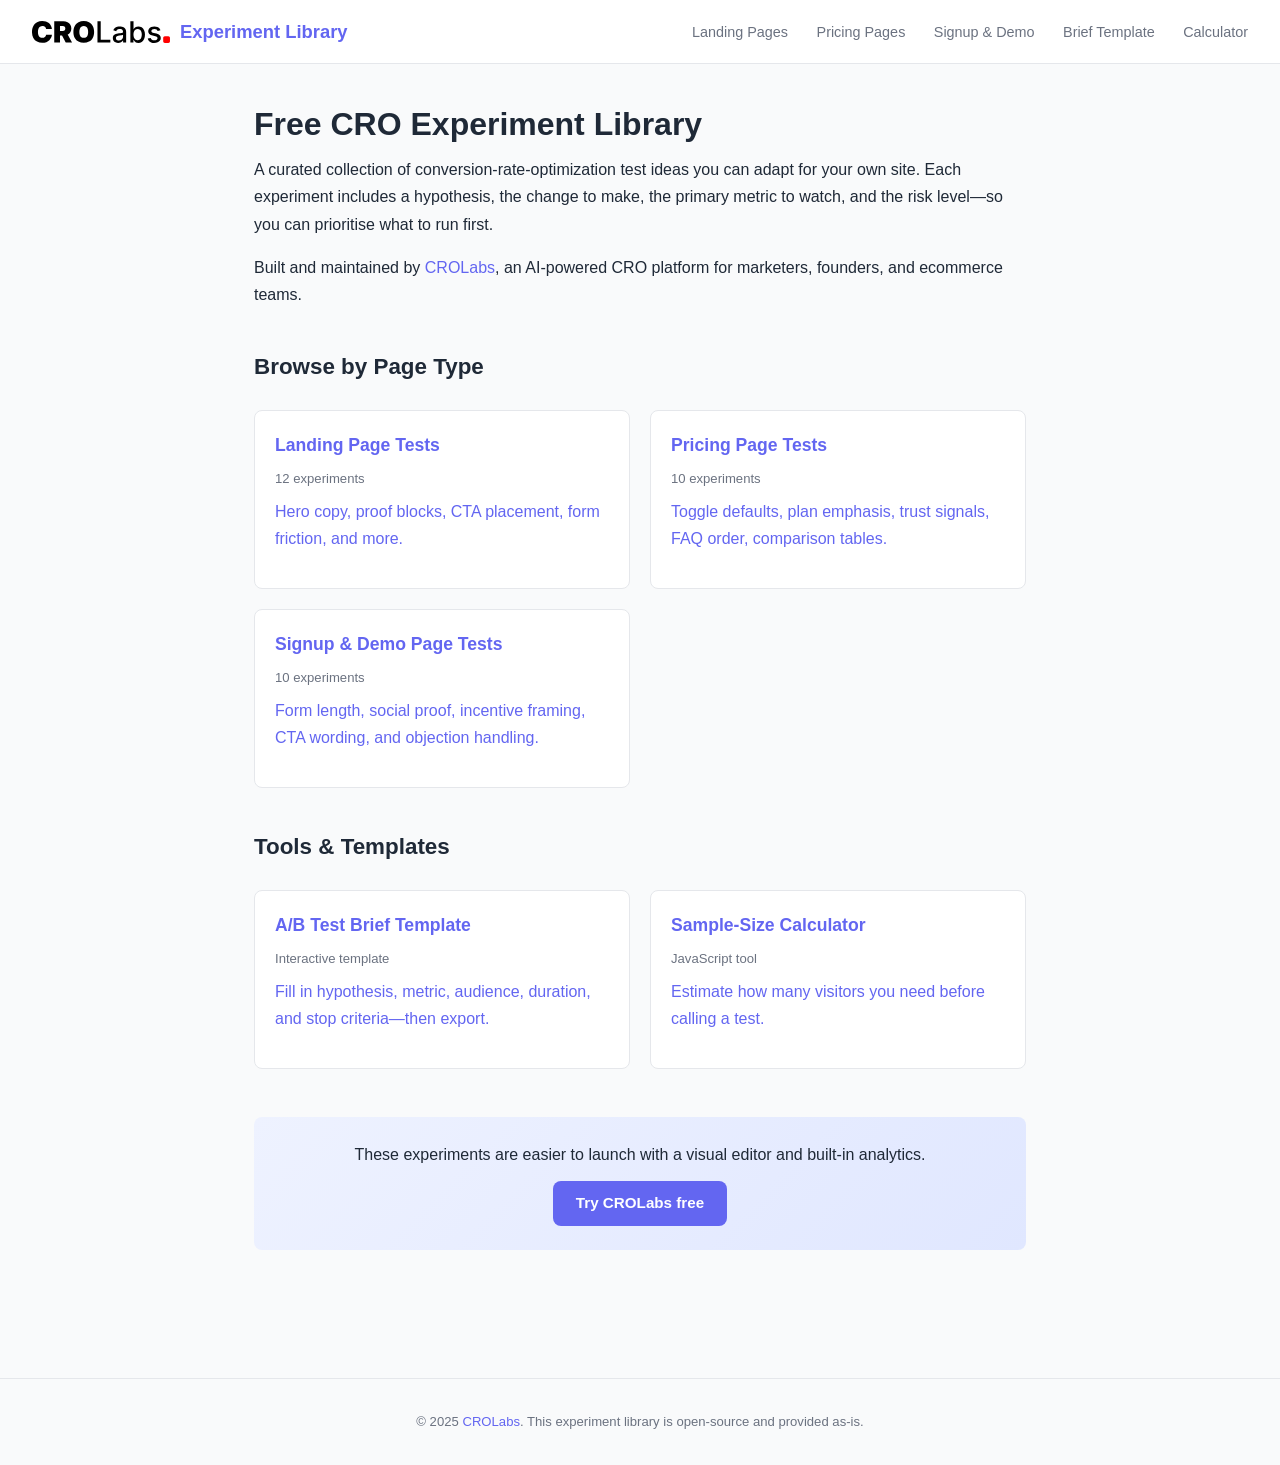
<file: index.html>
<!DOCTYPE html>
<html lang="en">
<head>
  <meta charset="utf-8">
  <meta name="viewport" content="width=device-width, initial-scale=1">
  <title>CRO Experiment Library &mdash; Free Test Ideas by CROLabs</title>
  <meta name="description" content="A curated library of conversion-rate-optimization experiments you can steal and run today. Landing pages, pricing pages, signup flows, and more.">
  <link rel="canonical" href="https://2crolabs.github.io/crolabs-experiment-library/">
  <link rel="icon" type="image/png" sizes="32x32" href="images/favicons/favicon-32x32.png">
  <link rel="apple-touch-icon" sizes="180x180" href="images/favicons/apple-touch-icon.png">

  <link rel="stylesheet" href="style.css">
</head>
<body>

<header class="site-header">
  <a class="logo" href="./"><img src="images/logo.svg" alt="CROLabs"> Experiment Library</a>
  <nav>
    <a href="landing-page-tests.html">Landing Pages</a>
    <a href="pricing-page-tests.html">Pricing Pages</a>
    <a href="signup-tests.html">Signup &amp; Demo</a>
    <a href="ab-test-brief-template.html">Brief Template</a>
    <a href="sample-size-calculator.html">Calculator</a>
  </nav>
</header>

<main class="container">
  <h1>Free CRO Experiment Library</h1>
  <p>
    A curated collection of conversion-rate-optimization test ideas you can adapt
    for your own site. Each experiment includes a hypothesis, the change to make,
    the primary metric to watch, and the risk level&mdash;so you can prioritise
    what to run first.
  </p>
  <p>
    Built and maintained by <a href="https://crolabs.com">CROLabs</a>, an
    AI-powered CRO platform for marketers, founders, and ecommerce teams.
  </p>

  <h2>Browse by Page Type</h2>

  <div class="card-grid">
    <a class="card" href="landing-page-tests.html">
      <h3>Landing Page Tests</h3>
      <p class="meta">12 experiments</p>
      <p>Hero copy, proof blocks, CTA placement, form friction, and more.</p>
    </a>

    <a class="card" href="pricing-page-tests.html">
      <h3>Pricing Page Tests</h3>
      <p class="meta">10 experiments</p>
      <p>Toggle defaults, plan emphasis, trust signals, FAQ order, comparison tables.</p>
    </a>

    <a class="card" href="signup-tests.html">
      <h3>Signup &amp; Demo Page Tests</h3>
      <p class="meta">10 experiments</p>
      <p>Form length, social proof, incentive framing, CTA wording, and objection handling.</p>
    </a>
  </div>

  <h2>Tools &amp; Templates</h2>

  <div class="card-grid">
    <a class="card" href="ab-test-brief-template.html">
      <h3>A/B Test Brief Template</h3>
      <p class="meta">Interactive template</p>
      <p>Fill in hypothesis, metric, audience, duration, and stop criteria&mdash;then export.</p>
    </a>

    <a class="card" href="sample-size-calculator.html">
      <h3>Sample-Size Calculator</h3>
      <p class="meta">JavaScript tool</p>
      <p>Estimate how many visitors you need before calling a test.</p>
    </a>
  </div>

  <div class="cta-banner">
    <p>These experiments are easier to launch with a visual editor and built-in analytics.</p>
    <a class="btn" href="https://crolabs.com">Try CROLabs free</a>
  </div>
</main>

<footer class="site-footer">
  &copy; 2025 <a href="https://crolabs.com">CROLabs</a>. This experiment library
  is open-source and provided as-is.
</footer>

</body>
</html>
</file>
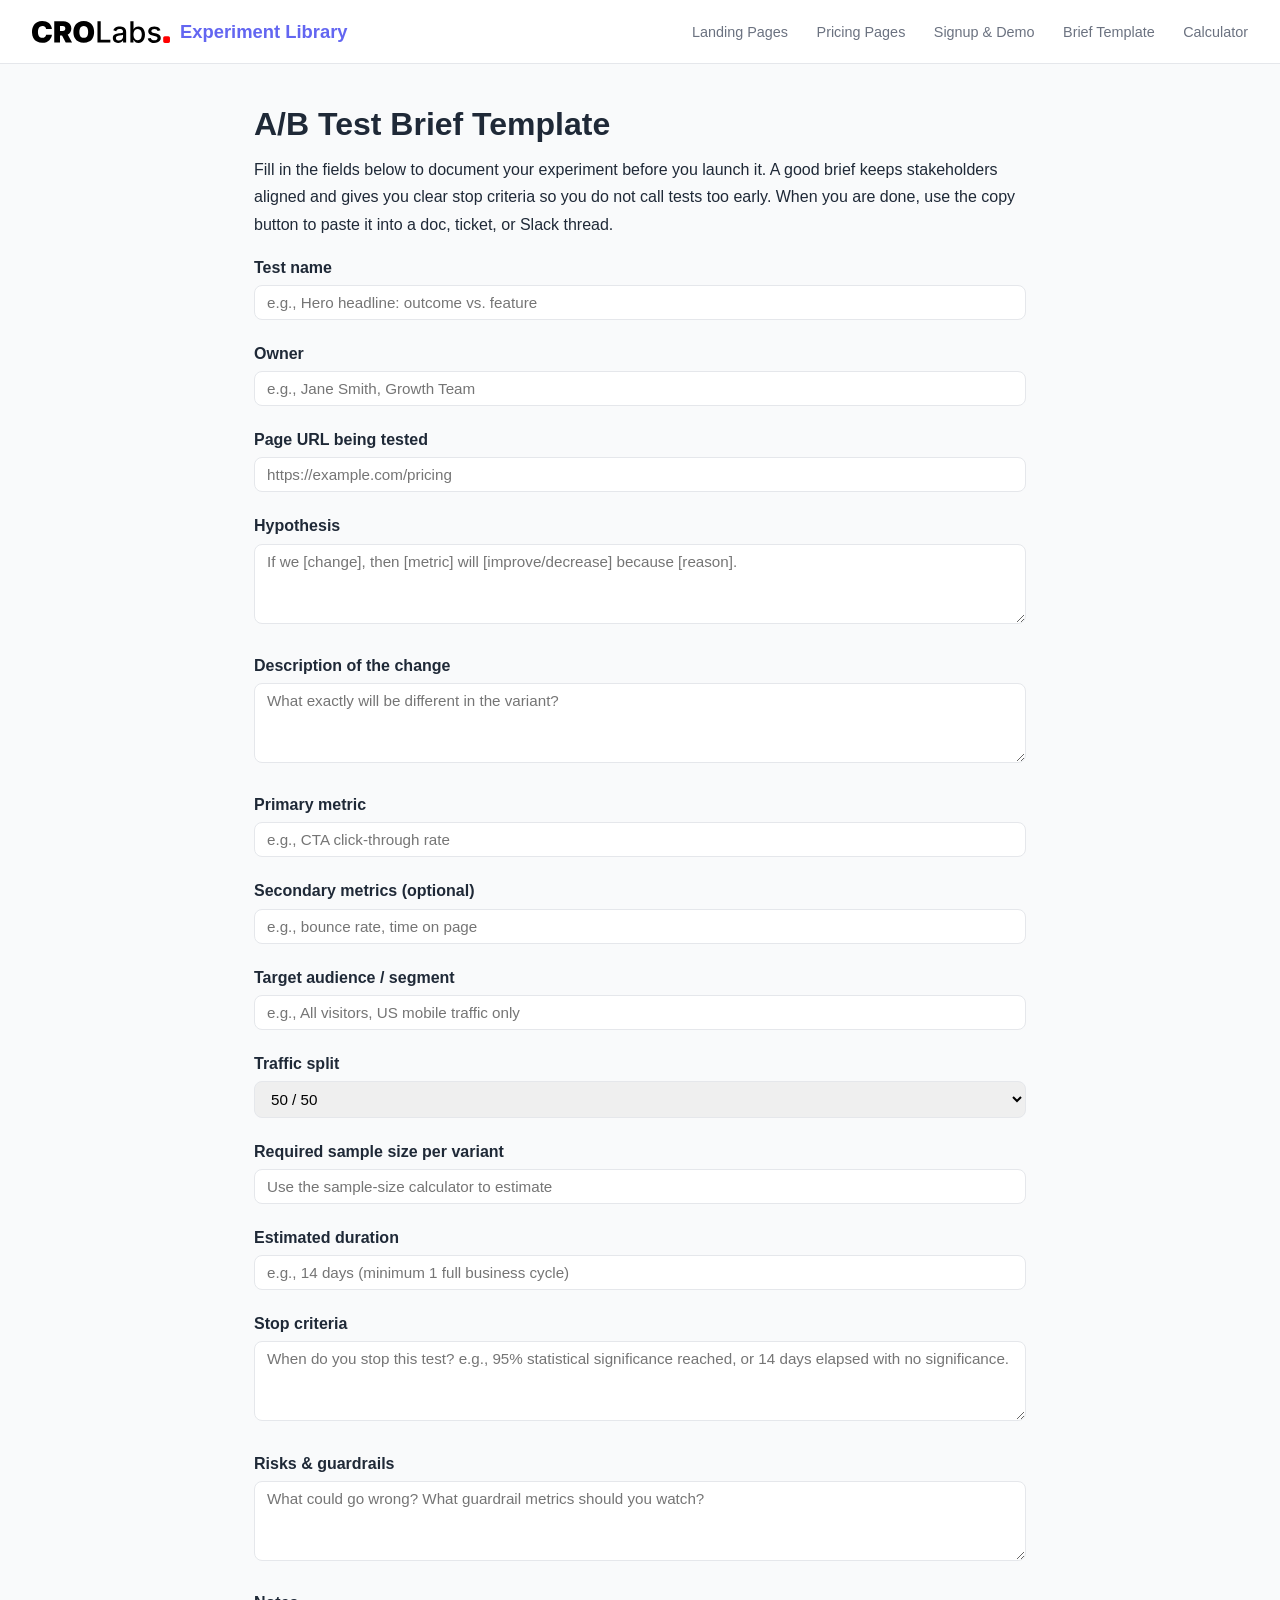
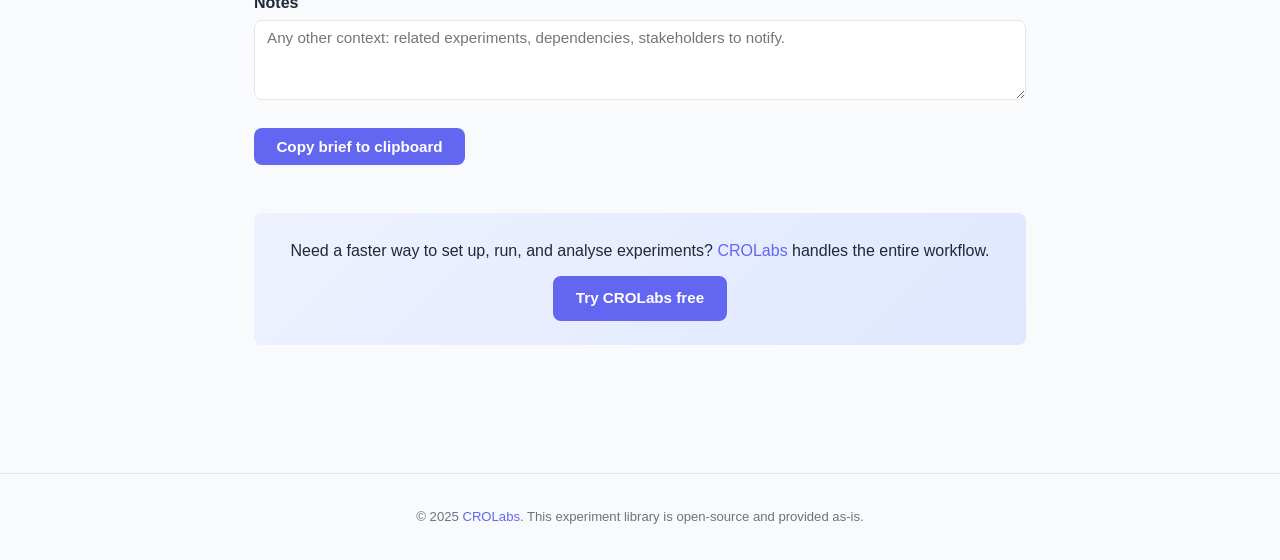
<file: ab-test-brief-template.html>
<!DOCTYPE html>
<html lang="en">
<head>
  <meta charset="utf-8">
  <meta name="viewport" content="width=device-width, initial-scale=1">
  <title>A/B Test Brief Template &mdash; Free Download</title>
  <meta name="description" content="A ready-to-use A/B test brief template. Fill in hypothesis, metric, audience, duration, and stop criteria, then copy or print.">
  <link rel="canonical" href="https://2crolabs.github.io/crolabs-experiment-library/ab-test-brief-template.html">
  <link rel="icon" type="image/png" sizes="32x32" href="images/favicons/favicon-32x32.png">
  <link rel="apple-touch-icon" sizes="180x180" href="images/favicons/apple-touch-icon.png">

  <link rel="stylesheet" href="style.css">
</head>
<body>

<header class="site-header">
  <a class="logo" href="./"><img src="images/logo.svg" alt="CROLabs"> Experiment Library</a>
  <nav>
    <a href="landing-page-tests.html">Landing Pages</a>
    <a href="pricing-page-tests.html">Pricing Pages</a>
    <a href="signup-tests.html">Signup &amp; Demo</a>
    <a href="ab-test-brief-template.html">Brief Template</a>
    <a href="sample-size-calculator.html">Calculator</a>
  </nav>
</header>

<main class="container">
  <h1>A/B Test Brief Template</h1>
  <p>
    Fill in the fields below to document your experiment before you launch it.
    A good brief keeps stakeholders aligned and gives you clear stop criteria so
    you do not call tests too early. When you are done, use the copy button to
    paste it into a doc, ticket, or Slack thread.
  </p>

  <form id="brief-form" onsubmit="return false;">

    <div class="brief-field">
      <label for="test-name">Test name</label>
      <input type="text" id="test-name" placeholder="e.g., Hero headline: outcome vs. feature">
    </div>

    <div class="brief-field">
      <label for="owner">Owner</label>
      <input type="text" id="owner" placeholder="e.g., Jane Smith, Growth Team">
    </div>

    <div class="brief-field">
      <label for="page-url">Page URL being tested</label>
      <input type="url" id="page-url" placeholder="https://example.com/pricing">
    </div>

    <div class="brief-field">
      <label for="hypothesis">Hypothesis</label>
      <textarea id="hypothesis" placeholder="If we [change], then [metric] will [improve/decrease] because [reason]."></textarea>
    </div>

    <div class="brief-field">
      <label for="change-desc">Description of the change</label>
      <textarea id="change-desc" placeholder="What exactly will be different in the variant?"></textarea>
    </div>

    <div class="brief-field">
      <label for="primary-metric">Primary metric</label>
      <input type="text" id="primary-metric" placeholder="e.g., CTA click-through rate">
    </div>

    <div class="brief-field">
      <label for="secondary-metrics">Secondary metrics (optional)</label>
      <input type="text" id="secondary-metrics" placeholder="e.g., bounce rate, time on page">
    </div>

    <div class="brief-field">
      <label for="audience">Target audience / segment</label>
      <input type="text" id="audience" placeholder="e.g., All visitors, US mobile traffic only">
    </div>

    <div class="brief-field">
      <label for="traffic-split">Traffic split</label>
      <select id="traffic-split">
        <option value="50/50">50 / 50</option>
        <option value="80/20">80 / 20 (conservative)</option>
        <option value="70/30">70 / 30</option>
      </select>
    </div>

    <div class="brief-field">
      <label for="sample-size">Required sample size per variant</label>
      <input type="text" id="sample-size" placeholder="Use the sample-size calculator to estimate">
    </div>

    <div class="brief-field">
      <label for="duration">Estimated duration</label>
      <input type="text" id="duration" placeholder="e.g., 14 days (minimum 1 full business cycle)">
    </div>

    <div class="brief-field">
      <label for="stop-criteria">Stop criteria</label>
      <textarea id="stop-criteria" placeholder="When do you stop this test? e.g., 95% statistical significance reached, or 14 days elapsed with no significance."></textarea>
    </div>

    <div class="brief-field">
      <label for="risks">Risks &amp; guardrails</label>
      <textarea id="risks" placeholder="What could go wrong? What guardrail metrics should you watch?"></textarea>
    </div>

    <div class="brief-field">
      <label for="notes">Notes</label>
      <textarea id="notes" placeholder="Any other context: related experiments, dependencies, stakeholders to notify."></textarea>
    </div>

    <button class="btn" type="button" onclick="copyBrief()">Copy brief to clipboard</button>
  </form>

  <div id="copy-confirmation" style="margin-top:0.75rem; color:#047857; font-weight:600; display:none;">
    Copied to clipboard.
  </div>

  <div class="cta-banner">
    <p>
      Need a faster way to set up, run, and analyse experiments?
      <a href="https://crolabs.com">CROLabs</a> handles the entire workflow.
    </p>
    <a class="btn" href="https://crolabs.com">Try CROLabs free</a>
  </div>
</main>

<footer class="site-footer">
  &copy; 2025 <a href="https://crolabs.com">CROLabs</a>. This experiment library
  is open-source and provided as-is.
</footer>

<script>
function copyBrief() {
  var fields = [
    ['Test name', 'test-name'],
    ['Owner', 'owner'],
    ['Page URL', 'page-url'],
    ['Hypothesis', 'hypothesis'],
    ['Change description', 'change-desc'],
    ['Primary metric', 'primary-metric'],
    ['Secondary metrics', 'secondary-metrics'],
    ['Target audience', 'audience'],
    ['Traffic split', 'traffic-split'],
    ['Sample size per variant', 'sample-size'],
    ['Estimated duration', 'duration'],
    ['Stop criteria', 'stop-criteria'],
    ['Risks & guardrails', 'risks'],
    ['Notes', 'notes']
  ];

  var lines = ['# A/B Test Brief', ''];
  for (var i = 0; i < fields.length; i++) {
    var label = fields[i][0];
    var el = document.getElementById(fields[i][1]);
    var value = el.value || '(not filled in)';
    lines.push('## ' + label);
    lines.push(value);
    lines.push('');
  }

  var text = lines.join('\n');

  navigator.clipboard.writeText(text).then(function() {
    var msg = document.getElementById('copy-confirmation');
    msg.style.display = 'block';
    setTimeout(function() { msg.style.display = 'none'; }, 2500);
  });
}
</script>

</body>
</html>
</file>
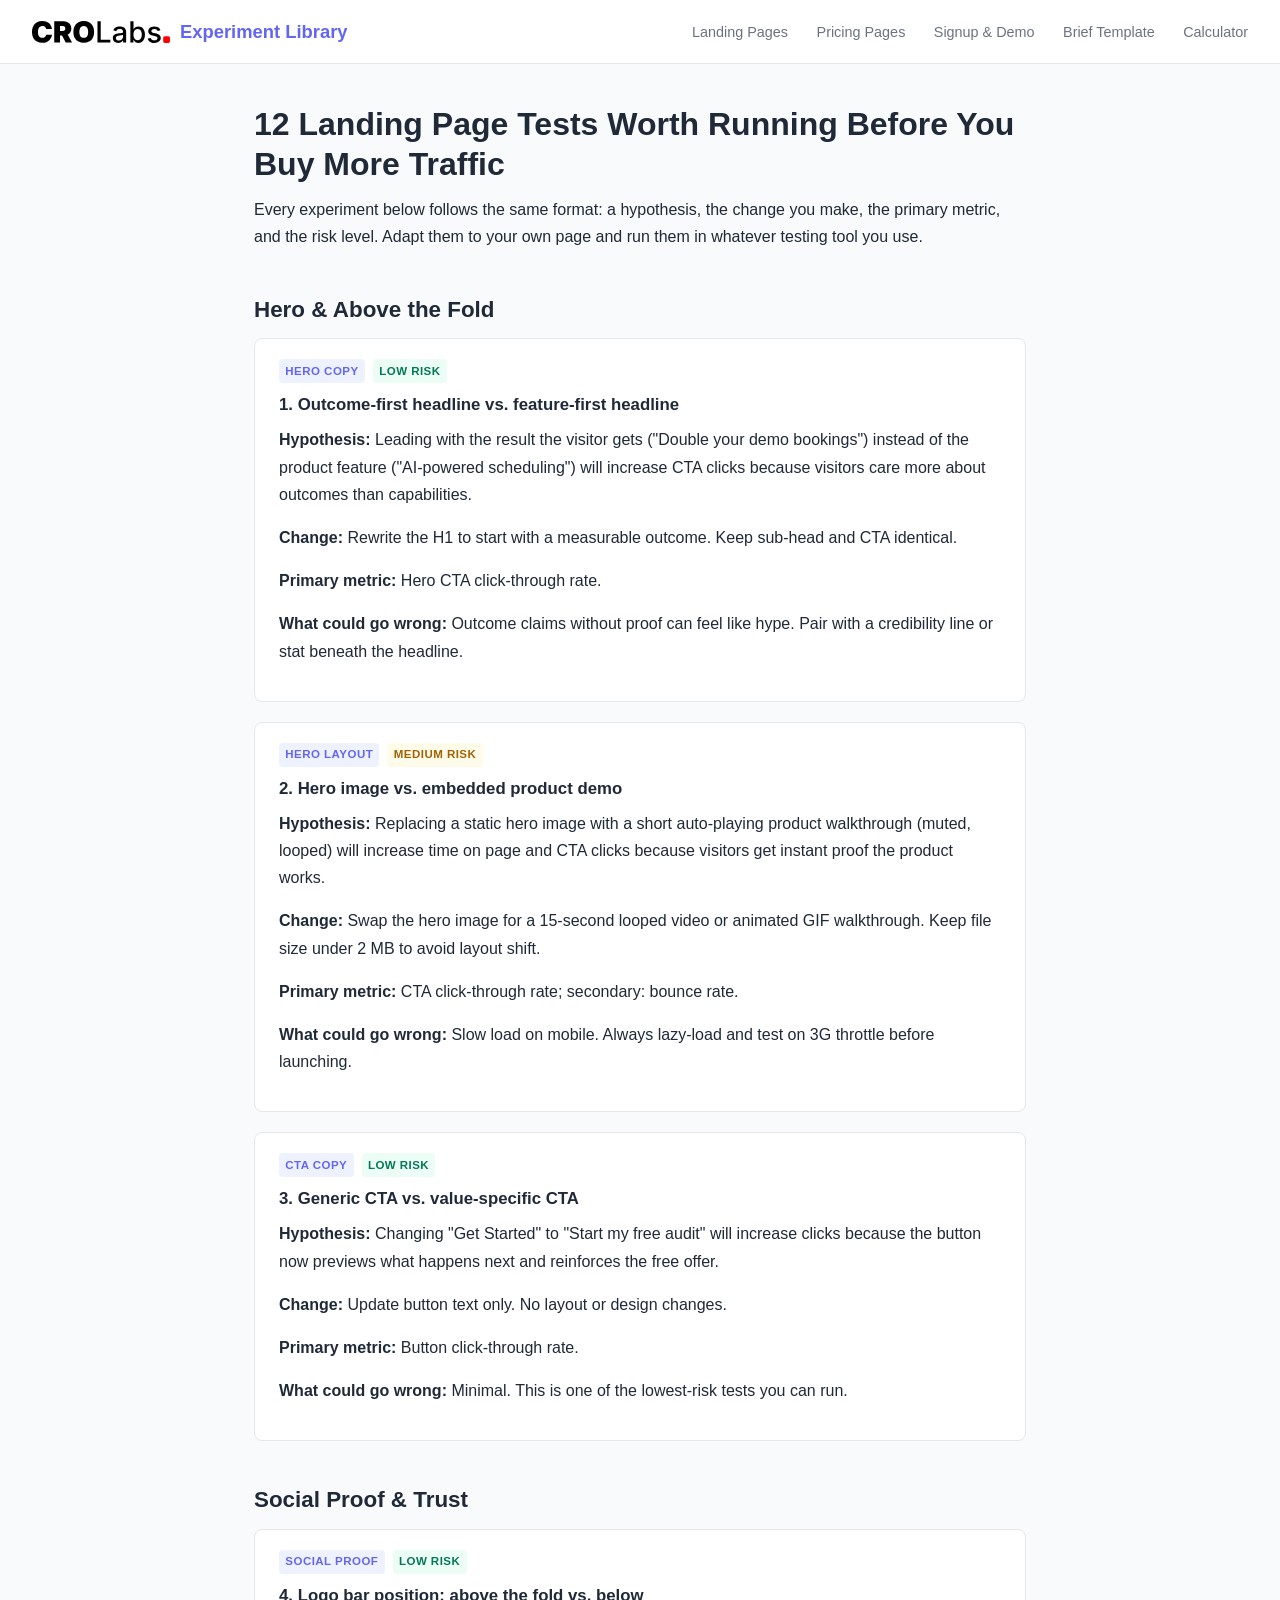
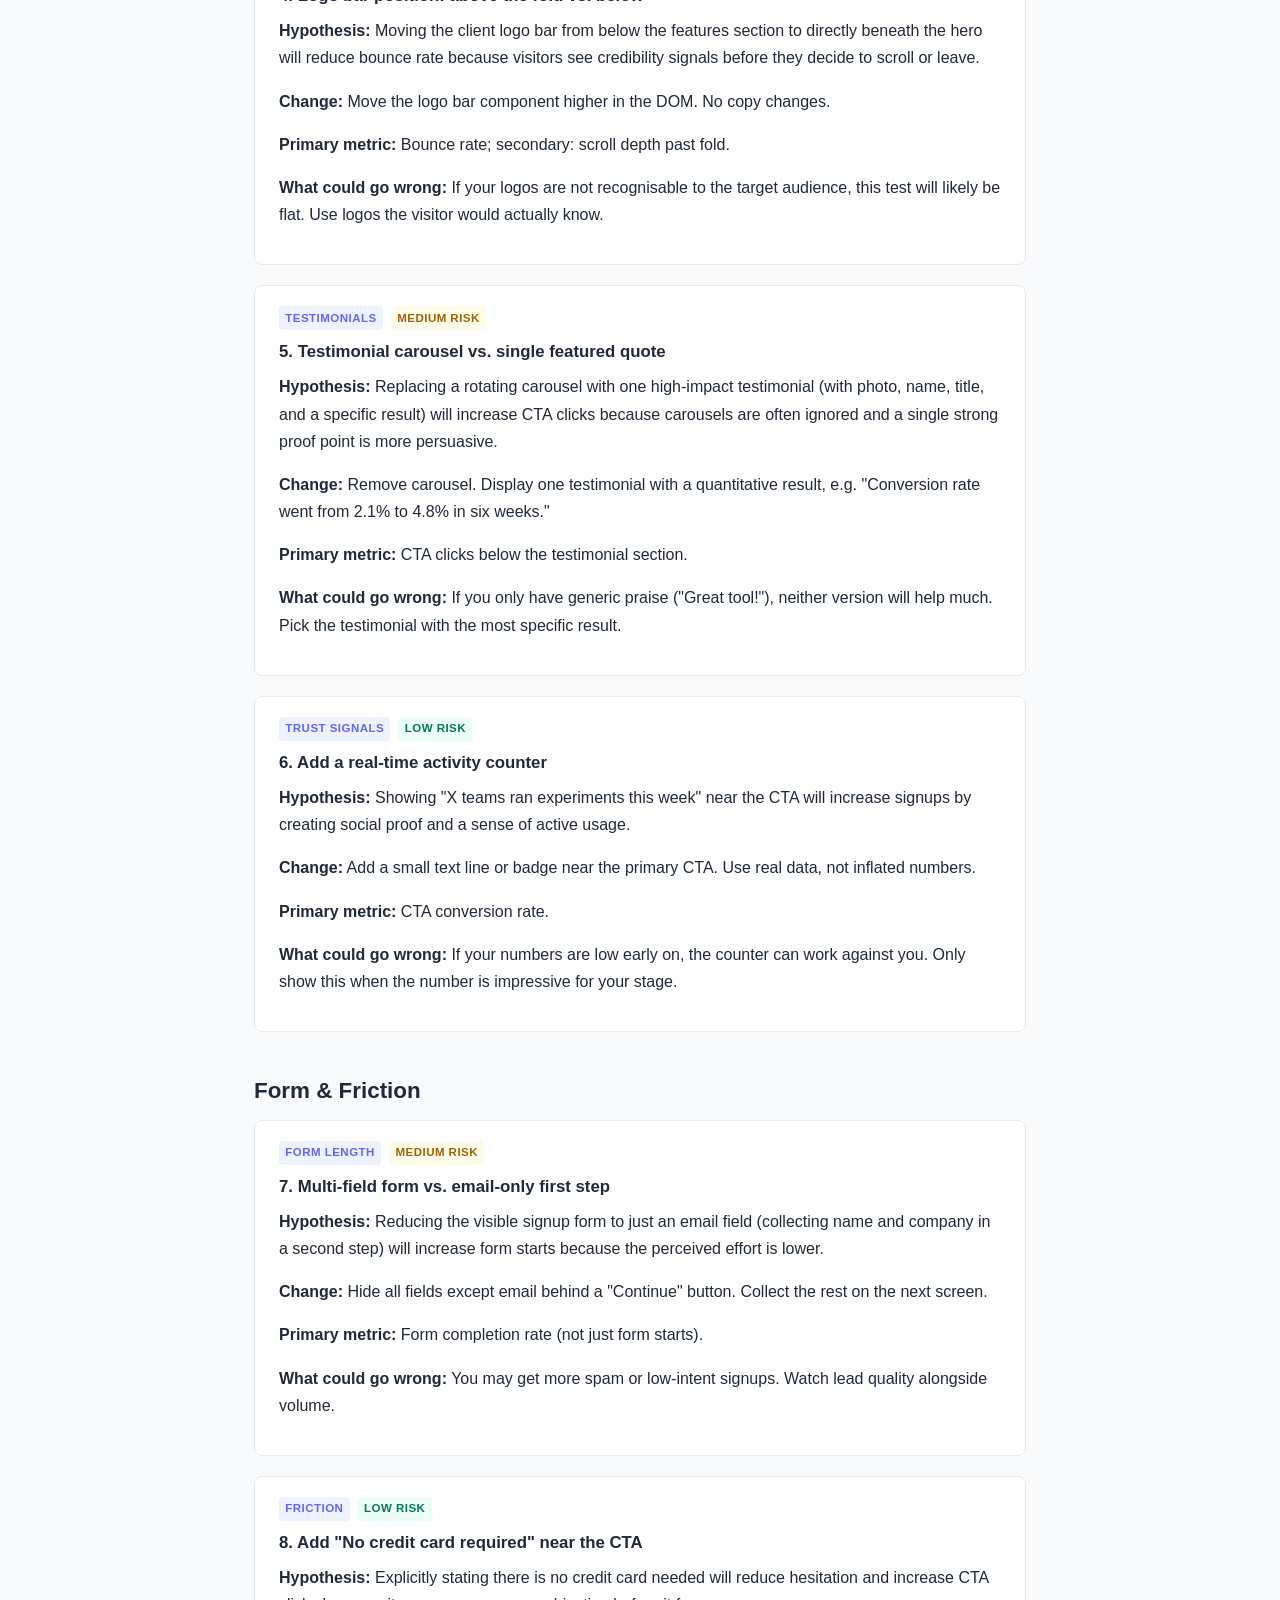
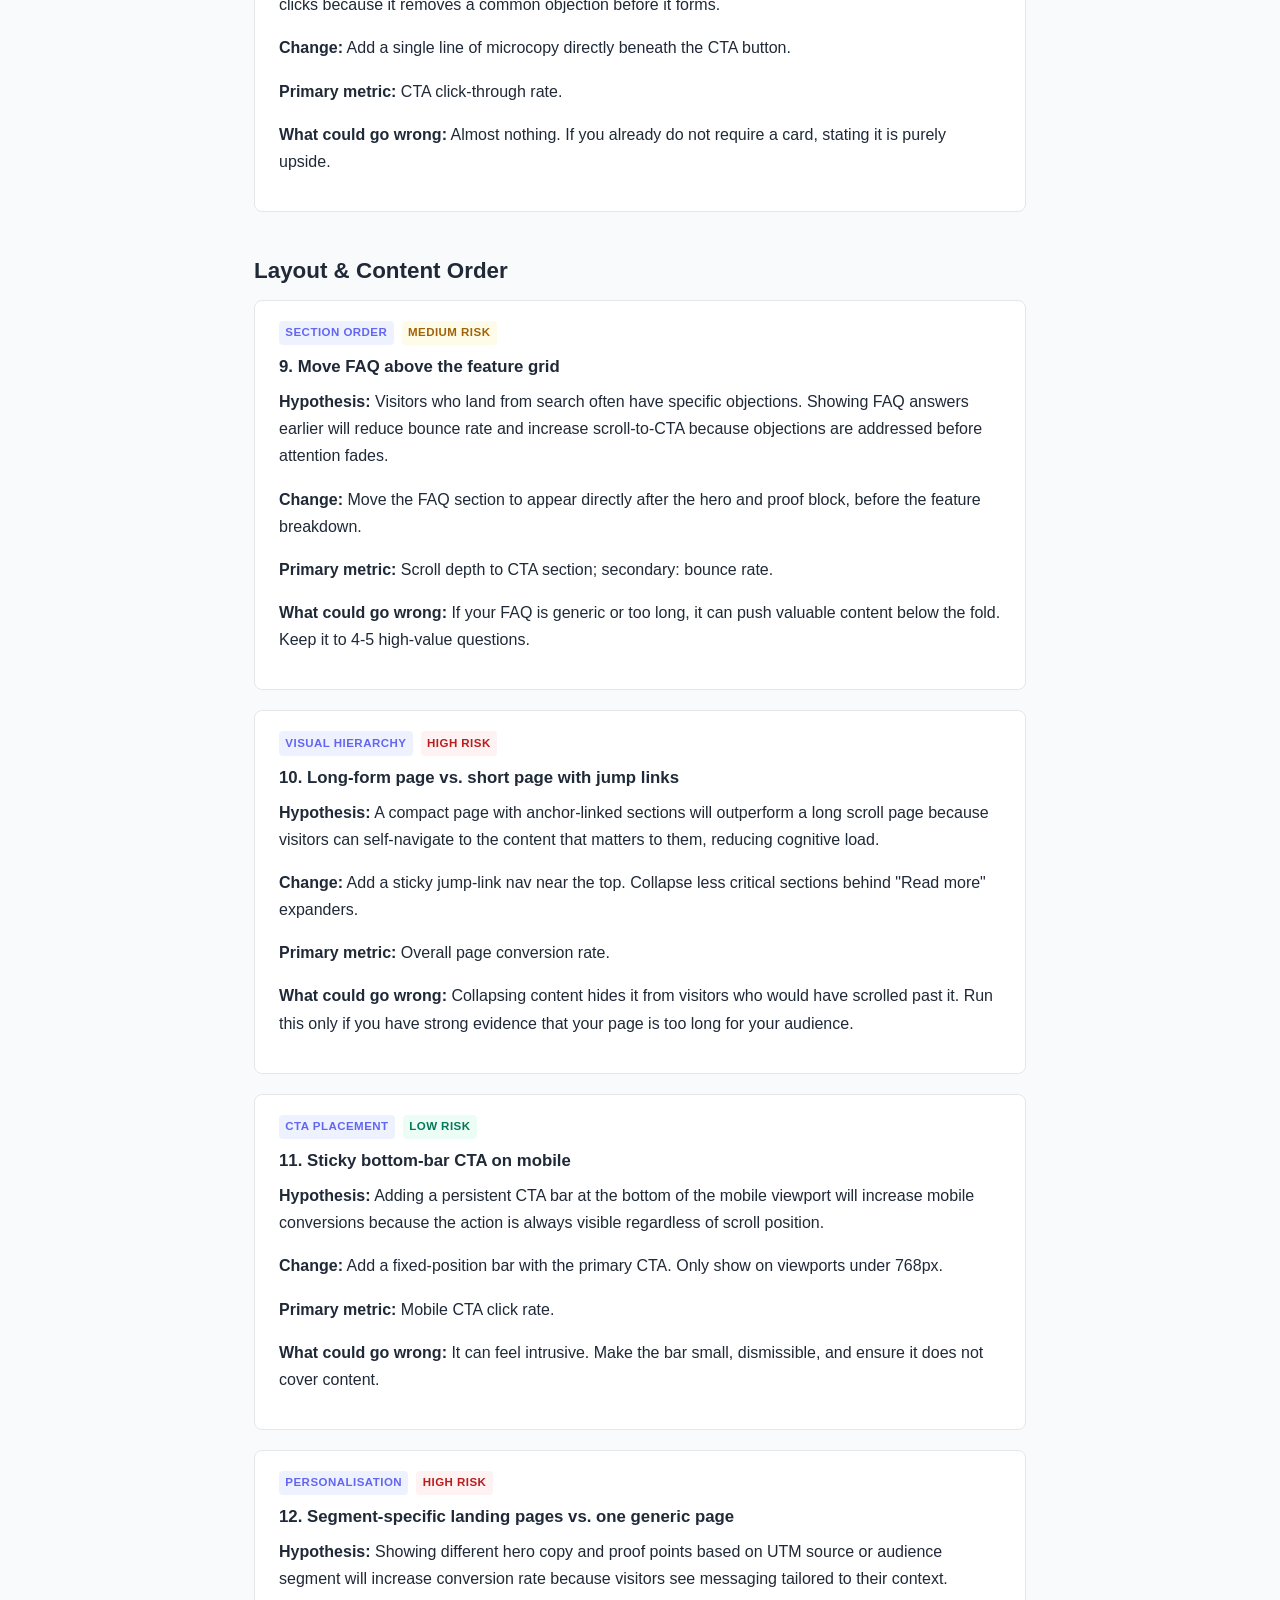
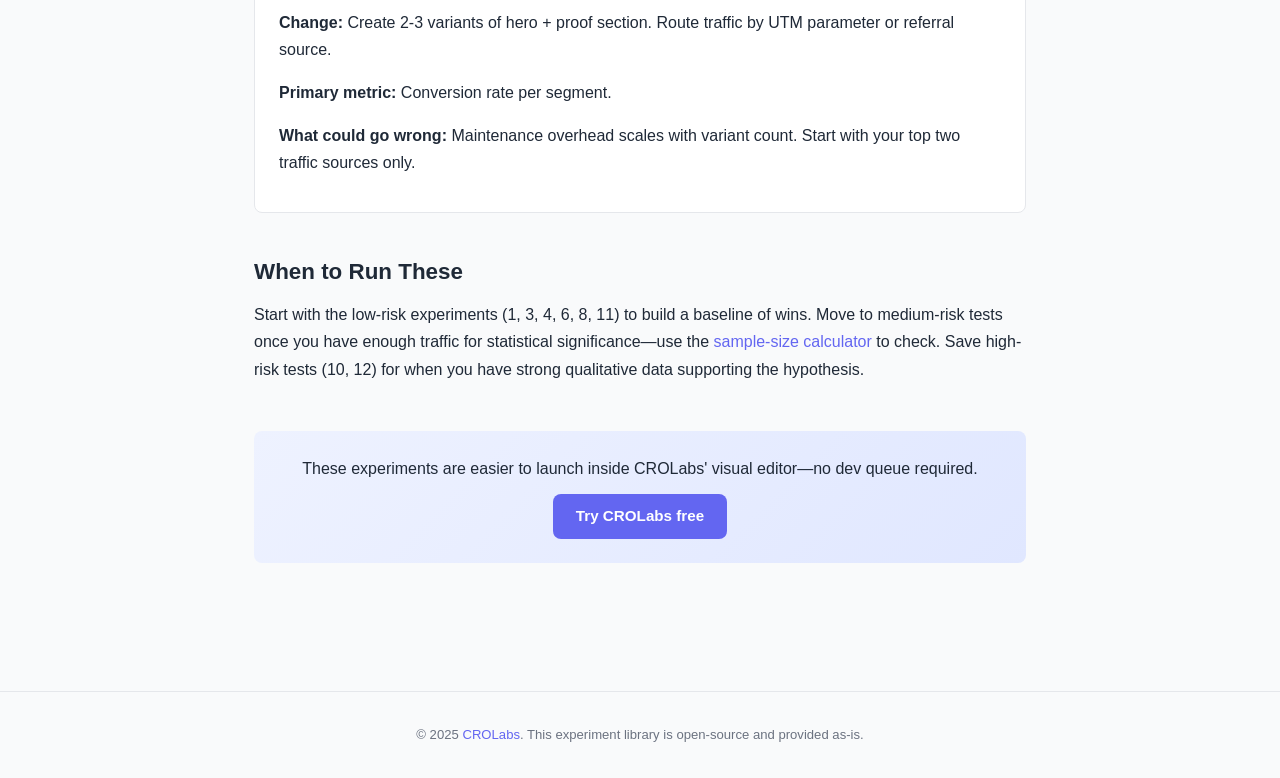
<file: landing-page-tests.html>
<!DOCTYPE html>
<html lang="en">
<head>
  <meta charset="utf-8">
  <meta name="viewport" content="width=device-width, initial-scale=1">
  <title>12 Landing Page CRO Experiments for SaaS Teams</title>
  <meta name="description" content="Practical A/B test ideas for SaaS landing pages: hero copy, proof blocks, CTAs, forms, and layout changes that move conversion rates.">
  <link rel="canonical" href="https://2crolabs.github.io/crolabs-experiment-library/landing-page-tests.html">
  <link rel="icon" type="image/png" sizes="32x32" href="images/favicons/favicon-32x32.png">
  <link rel="apple-touch-icon" sizes="180x180" href="images/favicons/apple-touch-icon.png">

  <link rel="stylesheet" href="style.css">
</head>
<body>

<header class="site-header">
  <a class="logo" href="./"><img src="images/logo.svg" alt="CROLabs"> Experiment Library</a>
  <nav>
    <a href="landing-page-tests.html">Landing Pages</a>
    <a href="pricing-page-tests.html">Pricing Pages</a>
    <a href="signup-tests.html">Signup &amp; Demo</a>
    <a href="ab-test-brief-template.html">Brief Template</a>
    <a href="sample-size-calculator.html">Calculator</a>
  </nav>
</header>

<main class="container">
  <h1>12 Landing Page Tests Worth Running Before You Buy More Traffic</h1>
  <p>
    Every experiment below follows the same format: a hypothesis, the change you
    make, the primary metric, and the risk level. Adapt them to your own page and
    run them in whatever testing tool you use.
  </p>

  <h2>Hero &amp; Above the Fold</h2>

  <div class="experiment">
    <div class="tags"><span class="tag">Hero copy</span><span class="tag tag--risk-low">Low risk</span></div>
    <h3>1. Outcome-first headline vs. feature-first headline</h3>
    <p><strong>Hypothesis:</strong> Leading with the result the visitor gets ("Double your demo bookings") instead of the product feature ("AI-powered scheduling") will increase CTA clicks because visitors care more about outcomes than capabilities.</p>
    <p><strong>Change:</strong> Rewrite the H1 to start with a measurable outcome. Keep sub-head and CTA identical.</p>
    <p><strong>Primary metric:</strong> Hero CTA click-through rate.</p>
    <p><strong>What could go wrong:</strong> Outcome claims without proof can feel like hype. Pair with a credibility line or stat beneath the headline.</p>
  </div>

  <div class="experiment">
    <div class="tags"><span class="tag">Hero layout</span><span class="tag tag--risk-med">Medium risk</span></div>
    <h3>2. Hero image vs. embedded product demo</h3>
    <p><strong>Hypothesis:</strong> Replacing a static hero image with a short auto-playing product walkthrough (muted, looped) will increase time on page and CTA clicks because visitors get instant proof the product works.</p>
    <p><strong>Change:</strong> Swap the hero image for a 15-second looped video or animated GIF walkthrough. Keep file size under 2&nbsp;MB to avoid layout shift.</p>
    <p><strong>Primary metric:</strong> CTA click-through rate; secondary: bounce rate.</p>
    <p><strong>What could go wrong:</strong> Slow load on mobile. Always lazy-load and test on 3G throttle before launching.</p>
  </div>

  <div class="experiment">
    <div class="tags"><span class="tag">CTA copy</span><span class="tag tag--risk-low">Low risk</span></div>
    <h3>3. Generic CTA vs. value-specific CTA</h3>
    <p><strong>Hypothesis:</strong> Changing "Get Started" to "Start my free audit" will increase clicks because the button now previews what happens next and reinforces the free offer.</p>
    <p><strong>Change:</strong> Update button text only. No layout or design changes.</p>
    <p><strong>Primary metric:</strong> Button click-through rate.</p>
    <p><strong>What could go wrong:</strong> Minimal. This is one of the lowest-risk tests you can run.</p>
  </div>

  <h2>Social Proof &amp; Trust</h2>

  <div class="experiment">
    <div class="tags"><span class="tag">Social proof</span><span class="tag tag--risk-low">Low risk</span></div>
    <h3>4. Logo bar position: above the fold vs. below</h3>
    <p><strong>Hypothesis:</strong> Moving the client logo bar from below the features section to directly beneath the hero will reduce bounce rate because visitors see credibility signals before they decide to scroll or leave.</p>
    <p><strong>Change:</strong> Move the logo bar component higher in the DOM. No copy changes.</p>
    <p><strong>Primary metric:</strong> Bounce rate; secondary: scroll depth past fold.</p>
    <p><strong>What could go wrong:</strong> If your logos are not recognisable to the target audience, this test will likely be flat. Use logos the visitor would actually know.</p>
  </div>

  <div class="experiment">
    <div class="tags"><span class="tag">Testimonials</span><span class="tag tag--risk-med">Medium risk</span></div>
    <h3>5. Testimonial carousel vs. single featured quote</h3>
    <p><strong>Hypothesis:</strong> Replacing a rotating carousel with one high-impact testimonial (with photo, name, title, and a specific result) will increase CTA clicks because carousels are often ignored and a single strong proof point is more persuasive.</p>
    <p><strong>Change:</strong> Remove carousel. Display one testimonial with a quantitative result, e.g. "Conversion rate went from 2.1% to 4.8% in six weeks."</p>
    <p><strong>Primary metric:</strong> CTA clicks below the testimonial section.</p>
    <p><strong>What could go wrong:</strong> If you only have generic praise ("Great tool!"), neither version will help much. Pick the testimonial with the most specific result.</p>
  </div>

  <div class="experiment">
    <div class="tags"><span class="tag">Trust signals</span><span class="tag tag--risk-low">Low risk</span></div>
    <h3>6. Add a real-time activity counter</h3>
    <p><strong>Hypothesis:</strong> Showing "X teams ran experiments this week" near the CTA will increase signups by creating social proof and a sense of active usage.</p>
    <p><strong>Change:</strong> Add a small text line or badge near the primary CTA. Use real data, not inflated numbers.</p>
    <p><strong>Primary metric:</strong> CTA conversion rate.</p>
    <p><strong>What could go wrong:</strong> If your numbers are low early on, the counter can work against you. Only show this when the number is impressive for your stage.</p>
  </div>

  <h2>Form &amp; Friction</h2>

  <div class="experiment">
    <div class="tags"><span class="tag">Form length</span><span class="tag tag--risk-med">Medium risk</span></div>
    <h3>7. Multi-field form vs. email-only first step</h3>
    <p><strong>Hypothesis:</strong> Reducing the visible signup form to just an email field (collecting name and company in a second step) will increase form starts because the perceived effort is lower.</p>
    <p><strong>Change:</strong> Hide all fields except email behind a "Continue" button. Collect the rest on the next screen.</p>
    <p><strong>Primary metric:</strong> Form completion rate (not just form starts).</p>
    <p><strong>What could go wrong:</strong> You may get more spam or low-intent signups. Watch lead quality alongside volume.</p>
  </div>

  <div class="experiment">
    <div class="tags"><span class="tag">Friction</span><span class="tag tag--risk-low">Low risk</span></div>
    <h3>8. Add "No credit card required" near the CTA</h3>
    <p><strong>Hypothesis:</strong> Explicitly stating there is no credit card needed will reduce hesitation and increase CTA clicks because it removes a common objection before it forms.</p>
    <p><strong>Change:</strong> Add a single line of microcopy directly beneath the CTA button.</p>
    <p><strong>Primary metric:</strong> CTA click-through rate.</p>
    <p><strong>What could go wrong:</strong> Almost nothing. If you already do not require a card, stating it is purely upside.</p>
  </div>

  <h2>Layout &amp; Content Order</h2>

  <div class="experiment">
    <div class="tags"><span class="tag">Section order</span><span class="tag tag--risk-med">Medium risk</span></div>
    <h3>9. Move FAQ above the feature grid</h3>
    <p><strong>Hypothesis:</strong> Visitors who land from search often have specific objections. Showing FAQ answers earlier will reduce bounce rate and increase scroll-to-CTA because objections are addressed before attention fades.</p>
    <p><strong>Change:</strong> Move the FAQ section to appear directly after the hero and proof block, before the feature breakdown.</p>
    <p><strong>Primary metric:</strong> Scroll depth to CTA section; secondary: bounce rate.</p>
    <p><strong>What could go wrong:</strong> If your FAQ is generic or too long, it can push valuable content below the fold. Keep it to 4-5 high-value questions.</p>
  </div>

  <div class="experiment">
    <div class="tags"><span class="tag">Visual hierarchy</span><span class="tag tag--risk-high">High risk</span></div>
    <h3>10. Long-form page vs. short page with jump links</h3>
    <p><strong>Hypothesis:</strong> A compact page with anchor-linked sections will outperform a long scroll page because visitors can self-navigate to the content that matters to them, reducing cognitive load.</p>
    <p><strong>Change:</strong> Add a sticky jump-link nav near the top. Collapse less critical sections behind "Read more" expanders.</p>
    <p><strong>Primary metric:</strong> Overall page conversion rate.</p>
    <p><strong>What could go wrong:</strong> Collapsing content hides it from visitors who would have scrolled past it. Run this only if you have strong evidence that your page is too long for your audience.</p>
  </div>

  <div class="experiment">
    <div class="tags"><span class="tag">CTA placement</span><span class="tag tag--risk-low">Low risk</span></div>
    <h3>11. Sticky bottom-bar CTA on mobile</h3>
    <p><strong>Hypothesis:</strong> Adding a persistent CTA bar at the bottom of the mobile viewport will increase mobile conversions because the action is always visible regardless of scroll position.</p>
    <p><strong>Change:</strong> Add a fixed-position bar with the primary CTA. Only show on viewports under 768px.</p>
    <p><strong>Primary metric:</strong> Mobile CTA click rate.</p>
    <p><strong>What could go wrong:</strong> It can feel intrusive. Make the bar small, dismissible, and ensure it does not cover content.</p>
  </div>

  <div class="experiment">
    <div class="tags"><span class="tag">Personalisation</span><span class="tag tag--risk-high">High risk</span></div>
    <h3>12. Segment-specific landing pages vs. one generic page</h3>
    <p><strong>Hypothesis:</strong> Showing different hero copy and proof points based on UTM source or audience segment will increase conversion rate because visitors see messaging tailored to their context.</p>
    <p><strong>Change:</strong> Create 2-3 variants of hero + proof section. Route traffic by UTM parameter or referral source.</p>
    <p><strong>Primary metric:</strong> Conversion rate per segment.</p>
    <p><strong>What could go wrong:</strong> Maintenance overhead scales with variant count. Start with your top two traffic sources only.</p>
  </div>

  <h2>When to Run These</h2>
  <p>
    Start with the low-risk experiments (1, 3, 4, 6, 8, 11) to build a baseline
    of wins. Move to medium-risk tests once you have enough traffic for
    statistical significance&mdash;use the
    <a href="sample-size-calculator.html">sample-size calculator</a> to check.
    Save high-risk tests (10, 12) for when you have strong qualitative data
    supporting the hypothesis.
  </p>

  <div class="cta-banner">
    <p>These experiments are easier to launch inside CROLabs' visual editor&mdash;no dev queue required.</p>
    <a class="btn" href="https://crolabs.com">Try CROLabs free</a>
  </div>
</main>

<footer class="site-footer">
  &copy; 2025 <a href="https://crolabs.com">CROLabs</a>. This experiment library
  is open-source and provided as-is.
</footer>

</body>
</html>
</file>
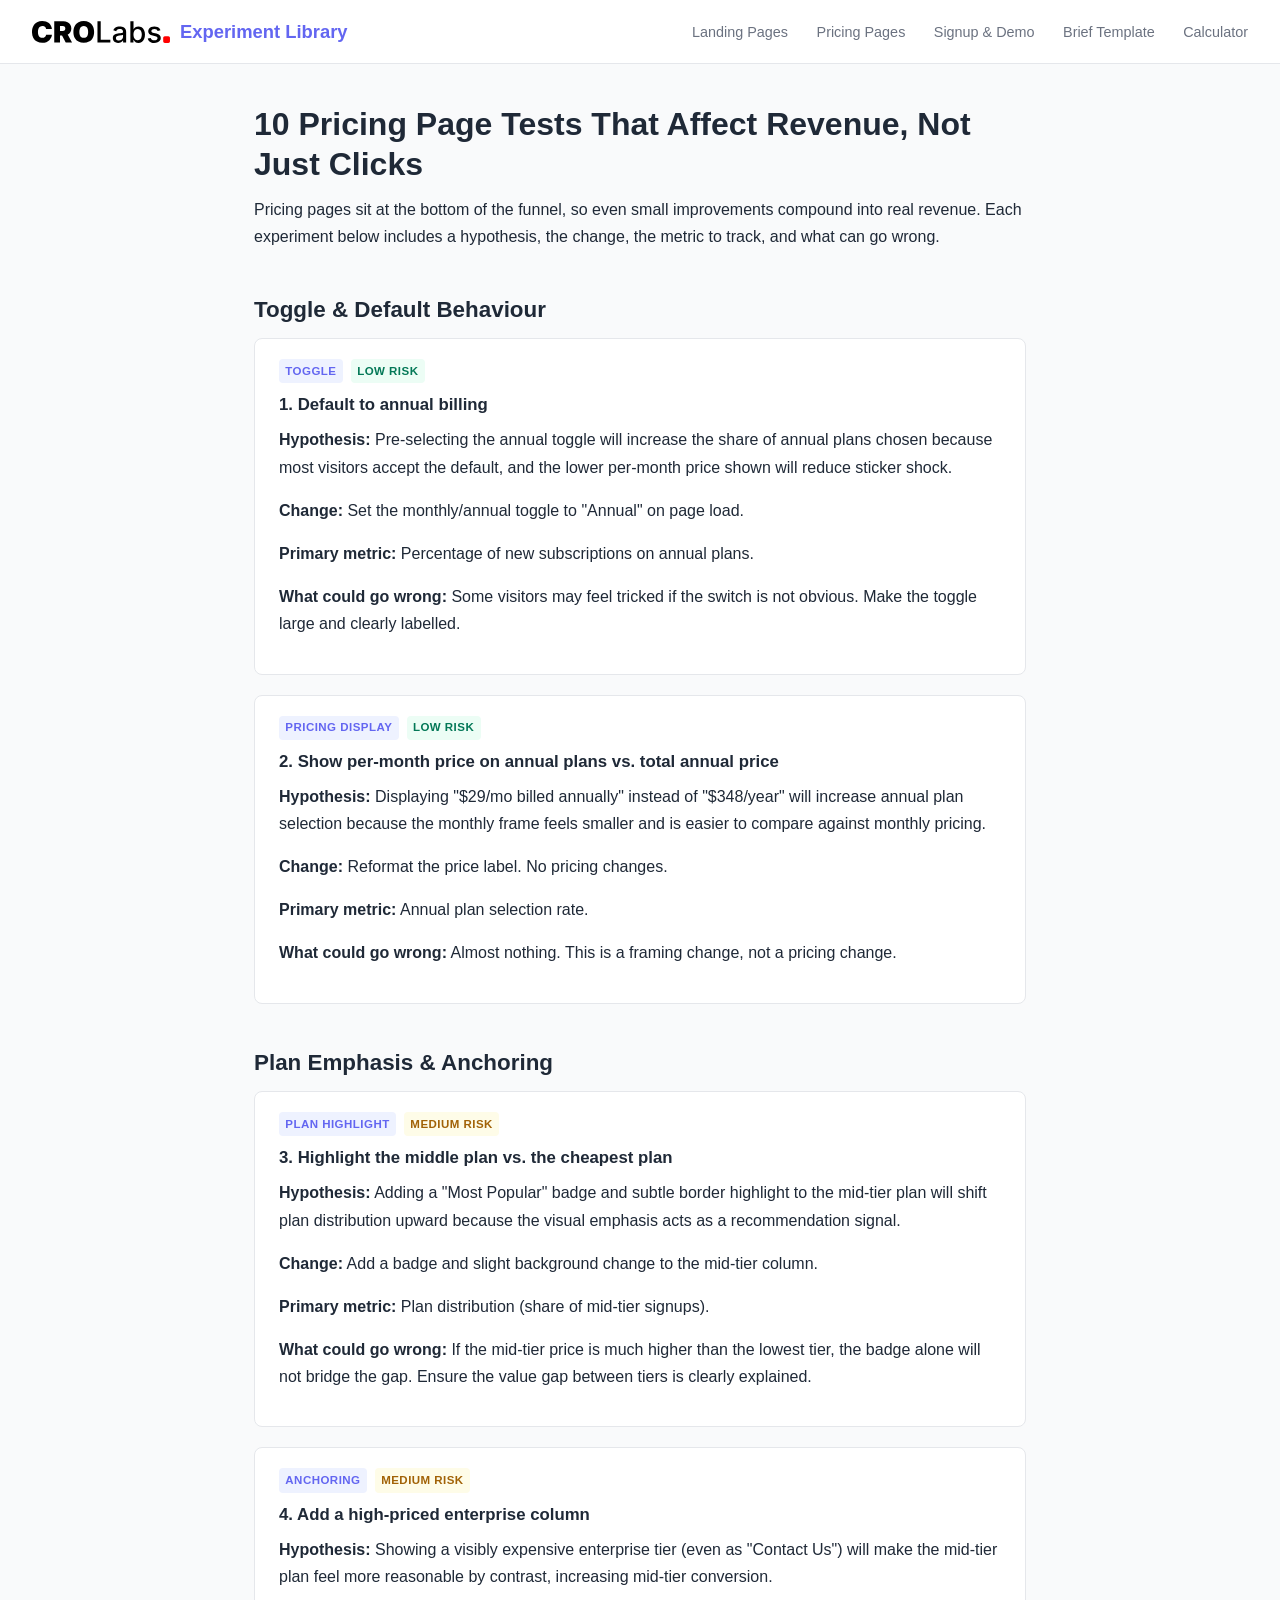
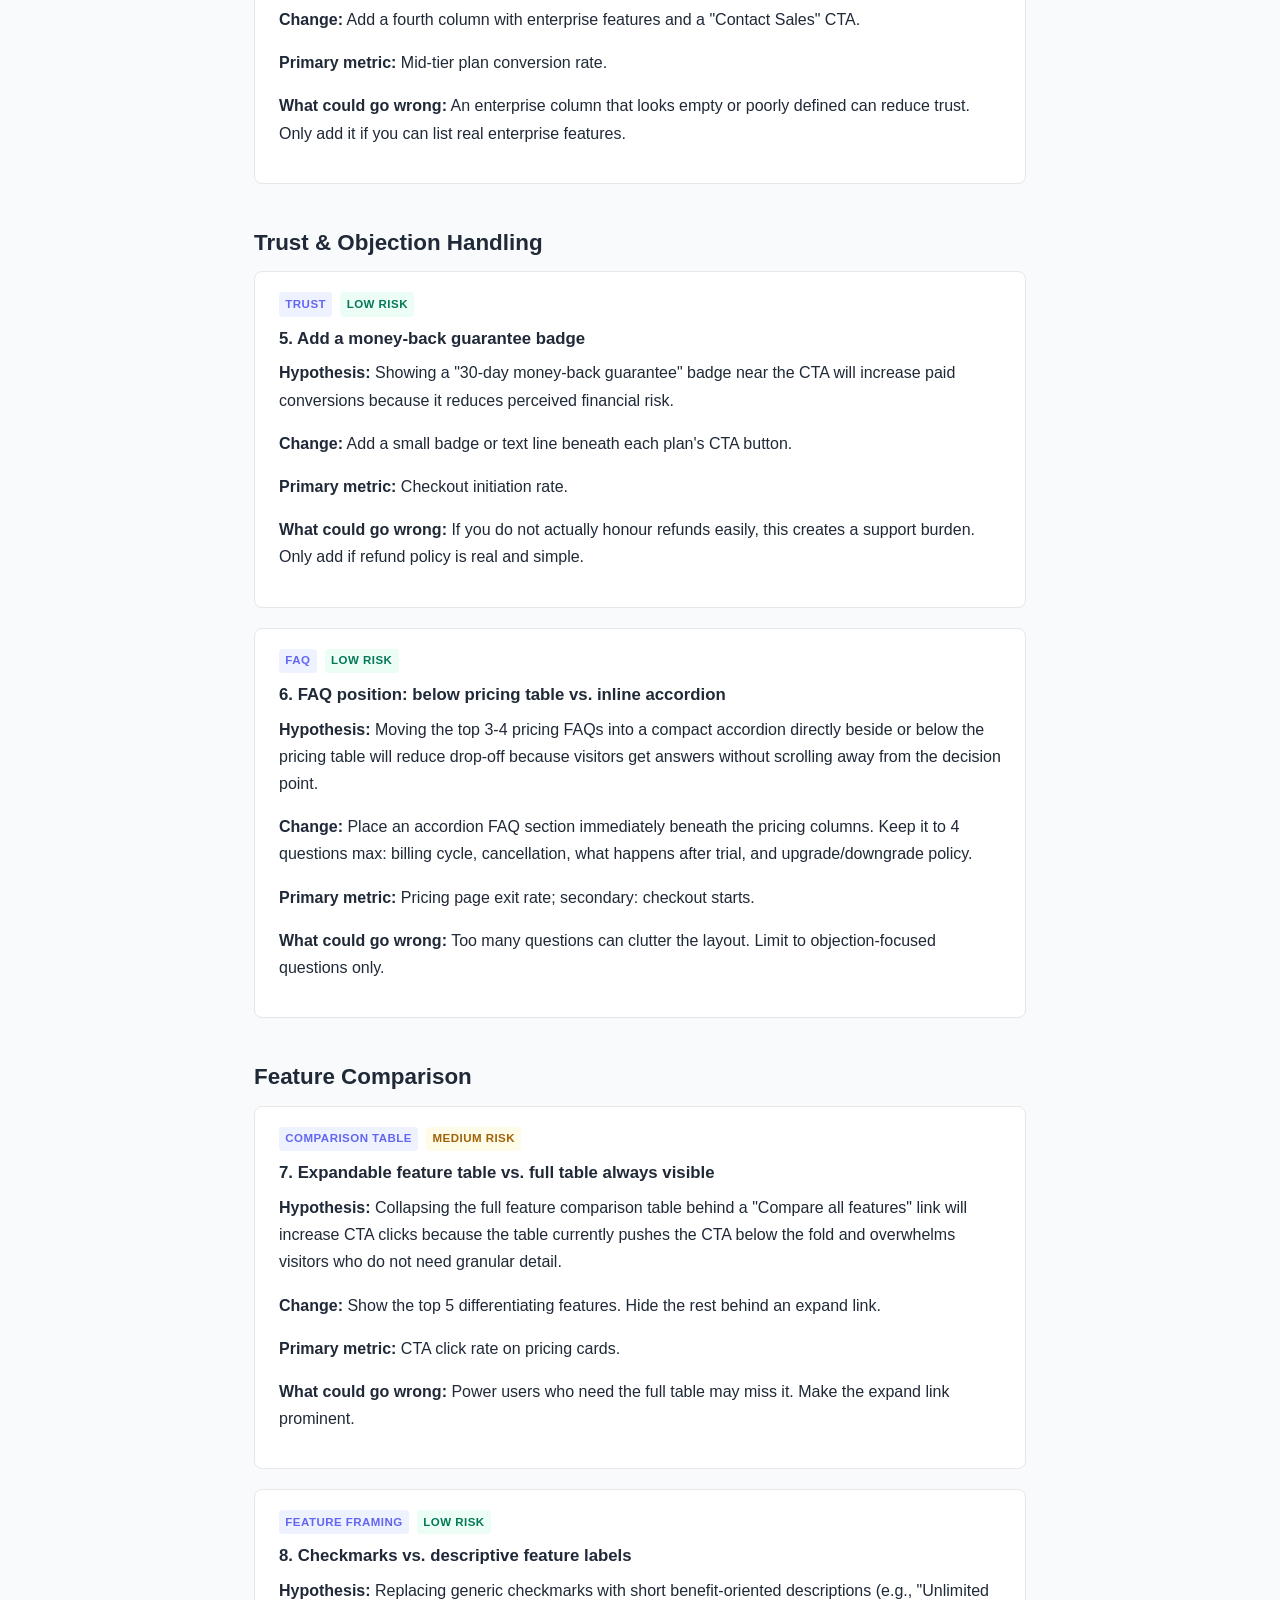
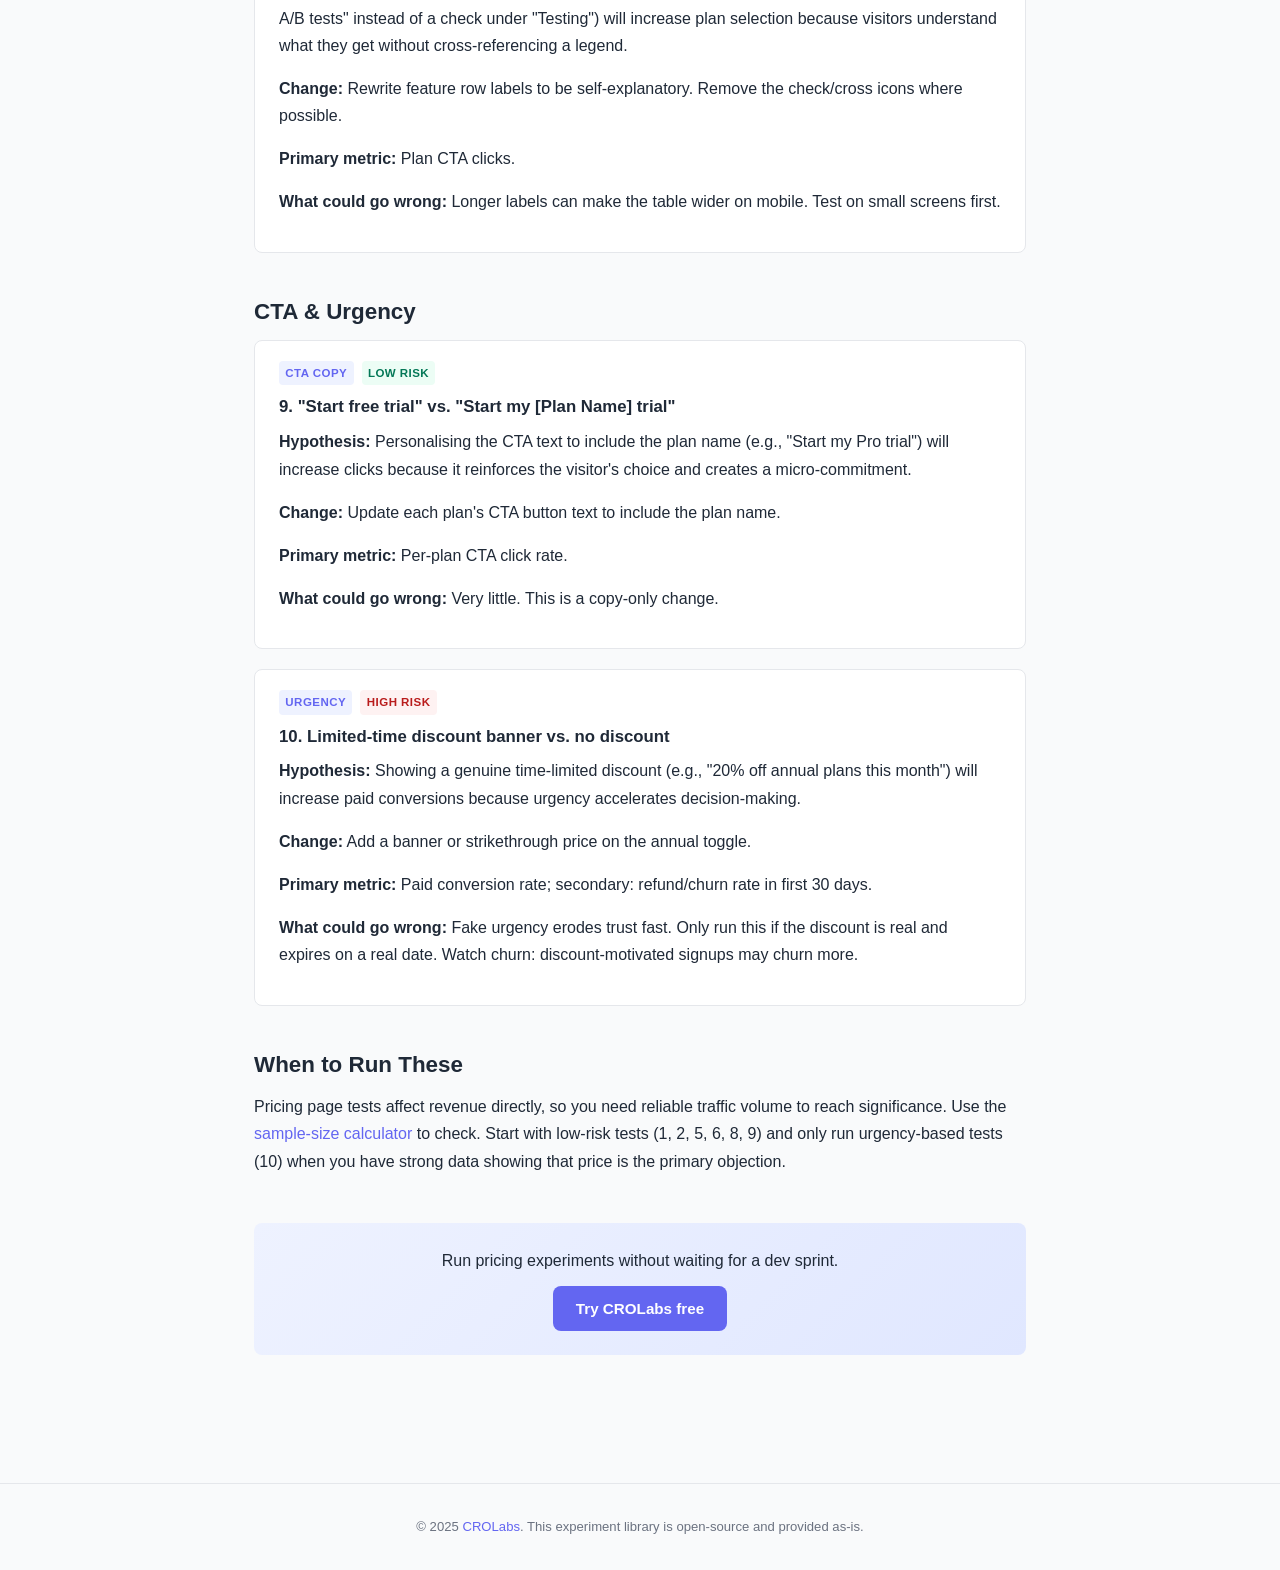
<file: pricing-page-tests.html>
<!DOCTYPE html>
<html lang="en">
<head>
  <meta charset="utf-8">
  <meta name="viewport" content="width=device-width, initial-scale=1">
  <title>10 Pricing Page CRO Experiments for SaaS &amp; Ecommerce</title>
  <meta name="description" content="Practical A/B test ideas for pricing pages: toggle defaults, plan emphasis, trust signals, feature tables, FAQ positioning, and anchoring tactics.">
  <link rel="canonical" href="https://2crolabs.github.io/crolabs-experiment-library/pricing-page-tests.html">
  <link rel="icon" type="image/png" sizes="32x32" href="images/favicons/favicon-32x32.png">
  <link rel="apple-touch-icon" sizes="180x180" href="images/favicons/apple-touch-icon.png">

  <link rel="stylesheet" href="style.css">
</head>
<body>

<header class="site-header">
  <a class="logo" href="./"><img src="images/logo.svg" alt="CROLabs"> Experiment Library</a>
  <nav>
    <a href="landing-page-tests.html">Landing Pages</a>
    <a href="pricing-page-tests.html">Pricing Pages</a>
    <a href="signup-tests.html">Signup &amp; Demo</a>
    <a href="ab-test-brief-template.html">Brief Template</a>
    <a href="sample-size-calculator.html">Calculator</a>
  </nav>
</header>

<main class="container">
  <h1>10 Pricing Page Tests That Affect Revenue, Not Just Clicks</h1>
  <p>
    Pricing pages sit at the bottom of the funnel, so even small improvements
    compound into real revenue. Each experiment below includes a hypothesis, the
    change, the metric to track, and what can go wrong.
  </p>

  <h2>Toggle &amp; Default Behaviour</h2>

  <div class="experiment">
    <div class="tags"><span class="tag">Toggle</span><span class="tag tag--risk-low">Low risk</span></div>
    <h3>1. Default to annual billing</h3>
    <p><strong>Hypothesis:</strong> Pre-selecting the annual toggle will increase the share of annual plans chosen because most visitors accept the default, and the lower per-month price shown will reduce sticker shock.</p>
    <p><strong>Change:</strong> Set the monthly/annual toggle to "Annual" on page load.</p>
    <p><strong>Primary metric:</strong> Percentage of new subscriptions on annual plans.</p>
    <p><strong>What could go wrong:</strong> Some visitors may feel tricked if the switch is not obvious. Make the toggle large and clearly labelled.</p>
  </div>

  <div class="experiment">
    <div class="tags"><span class="tag">Pricing display</span><span class="tag tag--risk-low">Low risk</span></div>
    <h3>2. Show per-month price on annual plans vs. total annual price</h3>
    <p><strong>Hypothesis:</strong> Displaying "$29/mo billed annually" instead of "$348/year" will increase annual plan selection because the monthly frame feels smaller and is easier to compare against monthly pricing.</p>
    <p><strong>Change:</strong> Reformat the price label. No pricing changes.</p>
    <p><strong>Primary metric:</strong> Annual plan selection rate.</p>
    <p><strong>What could go wrong:</strong> Almost nothing. This is a framing change, not a pricing change.</p>
  </div>

  <h2>Plan Emphasis &amp; Anchoring</h2>

  <div class="experiment">
    <div class="tags"><span class="tag">Plan highlight</span><span class="tag tag--risk-med">Medium risk</span></div>
    <h3>3. Highlight the middle plan vs. the cheapest plan</h3>
    <p><strong>Hypothesis:</strong> Adding a "Most Popular" badge and subtle border highlight to the mid-tier plan will shift plan distribution upward because the visual emphasis acts as a recommendation signal.</p>
    <p><strong>Change:</strong> Add a badge and slight background change to the mid-tier column.</p>
    <p><strong>Primary metric:</strong> Plan distribution (share of mid-tier signups).</p>
    <p><strong>What could go wrong:</strong> If the mid-tier price is much higher than the lowest tier, the badge alone will not bridge the gap. Ensure the value gap between tiers is clearly explained.</p>
  </div>

  <div class="experiment">
    <div class="tags"><span class="tag">Anchoring</span><span class="tag tag--risk-med">Medium risk</span></div>
    <h3>4. Add a high-priced enterprise column</h3>
    <p><strong>Hypothesis:</strong> Showing a visibly expensive enterprise tier (even as "Contact Us") will make the mid-tier plan feel more reasonable by contrast, increasing mid-tier conversion.</p>
    <p><strong>Change:</strong> Add a fourth column with enterprise features and a "Contact Sales" CTA.</p>
    <p><strong>Primary metric:</strong> Mid-tier plan conversion rate.</p>
    <p><strong>What could go wrong:</strong> An enterprise column that looks empty or poorly defined can reduce trust. Only add it if you can list real enterprise features.</p>
  </div>

  <h2>Trust &amp; Objection Handling</h2>

  <div class="experiment">
    <div class="tags"><span class="tag">Trust</span><span class="tag tag--risk-low">Low risk</span></div>
    <h3>5. Add a money-back guarantee badge</h3>
    <p><strong>Hypothesis:</strong> Showing a "30-day money-back guarantee" badge near the CTA will increase paid conversions because it reduces perceived financial risk.</p>
    <p><strong>Change:</strong> Add a small badge or text line beneath each plan's CTA button.</p>
    <p><strong>Primary metric:</strong> Checkout initiation rate.</p>
    <p><strong>What could go wrong:</strong> If you do not actually honour refunds easily, this creates a support burden. Only add if refund policy is real and simple.</p>
  </div>

  <div class="experiment">
    <div class="tags"><span class="tag">FAQ</span><span class="tag tag--risk-low">Low risk</span></div>
    <h3>6. FAQ position: below pricing table vs. inline accordion</h3>
    <p><strong>Hypothesis:</strong> Moving the top 3-4 pricing FAQs into a compact accordion directly beside or below the pricing table will reduce drop-off because visitors get answers without scrolling away from the decision point.</p>
    <p><strong>Change:</strong> Place an accordion FAQ section immediately beneath the pricing columns. Keep it to 4 questions max: billing cycle, cancellation, what happens after trial, and upgrade/downgrade policy.</p>
    <p><strong>Primary metric:</strong> Pricing page exit rate; secondary: checkout starts.</p>
    <p><strong>What could go wrong:</strong> Too many questions can clutter the layout. Limit to objection-focused questions only.</p>
  </div>

  <h2>Feature Comparison</h2>

  <div class="experiment">
    <div class="tags"><span class="tag">Comparison table</span><span class="tag tag--risk-med">Medium risk</span></div>
    <h3>7. Expandable feature table vs. full table always visible</h3>
    <p><strong>Hypothesis:</strong> Collapsing the full feature comparison table behind a "Compare all features" link will increase CTA clicks because the table currently pushes the CTA below the fold and overwhelms visitors who do not need granular detail.</p>
    <p><strong>Change:</strong> Show the top 5 differentiating features. Hide the rest behind an expand link.</p>
    <p><strong>Primary metric:</strong> CTA click rate on pricing cards.</p>
    <p><strong>What could go wrong:</strong> Power users who need the full table may miss it. Make the expand link prominent.</p>
  </div>

  <div class="experiment">
    <div class="tags"><span class="tag">Feature framing</span><span class="tag tag--risk-low">Low risk</span></div>
    <h3>8. Checkmarks vs. descriptive feature labels</h3>
    <p><strong>Hypothesis:</strong> Replacing generic checkmarks with short benefit-oriented descriptions (e.g., "Unlimited A/B tests" instead of a check under "Testing") will increase plan selection because visitors understand what they get without cross-referencing a legend.</p>
    <p><strong>Change:</strong> Rewrite feature row labels to be self-explanatory. Remove the check/cross icons where possible.</p>
    <p><strong>Primary metric:</strong> Plan CTA clicks.</p>
    <p><strong>What could go wrong:</strong> Longer labels can make the table wider on mobile. Test on small screens first.</p>
  </div>

  <h2>CTA &amp; Urgency</h2>

  <div class="experiment">
    <div class="tags"><span class="tag">CTA copy</span><span class="tag tag--risk-low">Low risk</span></div>
    <h3>9. "Start free trial" vs. "Start my [Plan Name] trial"</h3>
    <p><strong>Hypothesis:</strong> Personalising the CTA text to include the plan name (e.g., "Start my Pro trial") will increase clicks because it reinforces the visitor's choice and creates a micro-commitment.</p>
    <p><strong>Change:</strong> Update each plan's CTA button text to include the plan name.</p>
    <p><strong>Primary metric:</strong> Per-plan CTA click rate.</p>
    <p><strong>What could go wrong:</strong> Very little. This is a copy-only change.</p>
  </div>

  <div class="experiment">
    <div class="tags"><span class="tag">Urgency</span><span class="tag tag--risk-high">High risk</span></div>
    <h3>10. Limited-time discount banner vs. no discount</h3>
    <p><strong>Hypothesis:</strong> Showing a genuine time-limited discount (e.g., "20% off annual plans this month") will increase paid conversions because urgency accelerates decision-making.</p>
    <p><strong>Change:</strong> Add a banner or strikethrough price on the annual toggle.</p>
    <p><strong>Primary metric:</strong> Paid conversion rate; secondary: refund/churn rate in first 30 days.</p>
    <p><strong>What could go wrong:</strong> Fake urgency erodes trust fast. Only run this if the discount is real and expires on a real date. Watch churn: discount-motivated signups may churn more.</p>
  </div>

  <h2>When to Run These</h2>
  <p>
    Pricing page tests affect revenue directly, so you need reliable traffic volume
    to reach significance. Use the
    <a href="sample-size-calculator.html">sample-size calculator</a> to check.
    Start with low-risk tests (1, 2, 5, 6, 8, 9) and only run urgency-based tests
    (10) when you have strong data showing that price is the primary objection.
  </p>

  <div class="cta-banner">
    <p>Run pricing experiments without waiting for a dev sprint.</p>
    <a class="btn" href="https://crolabs.com">Try CROLabs free</a>
  </div>
</main>

<footer class="site-footer">
  &copy; 2025 <a href="https://crolabs.com">CROLabs</a>. This experiment library
  is open-source and provided as-is.
</footer>

</body>
</html>
</file>
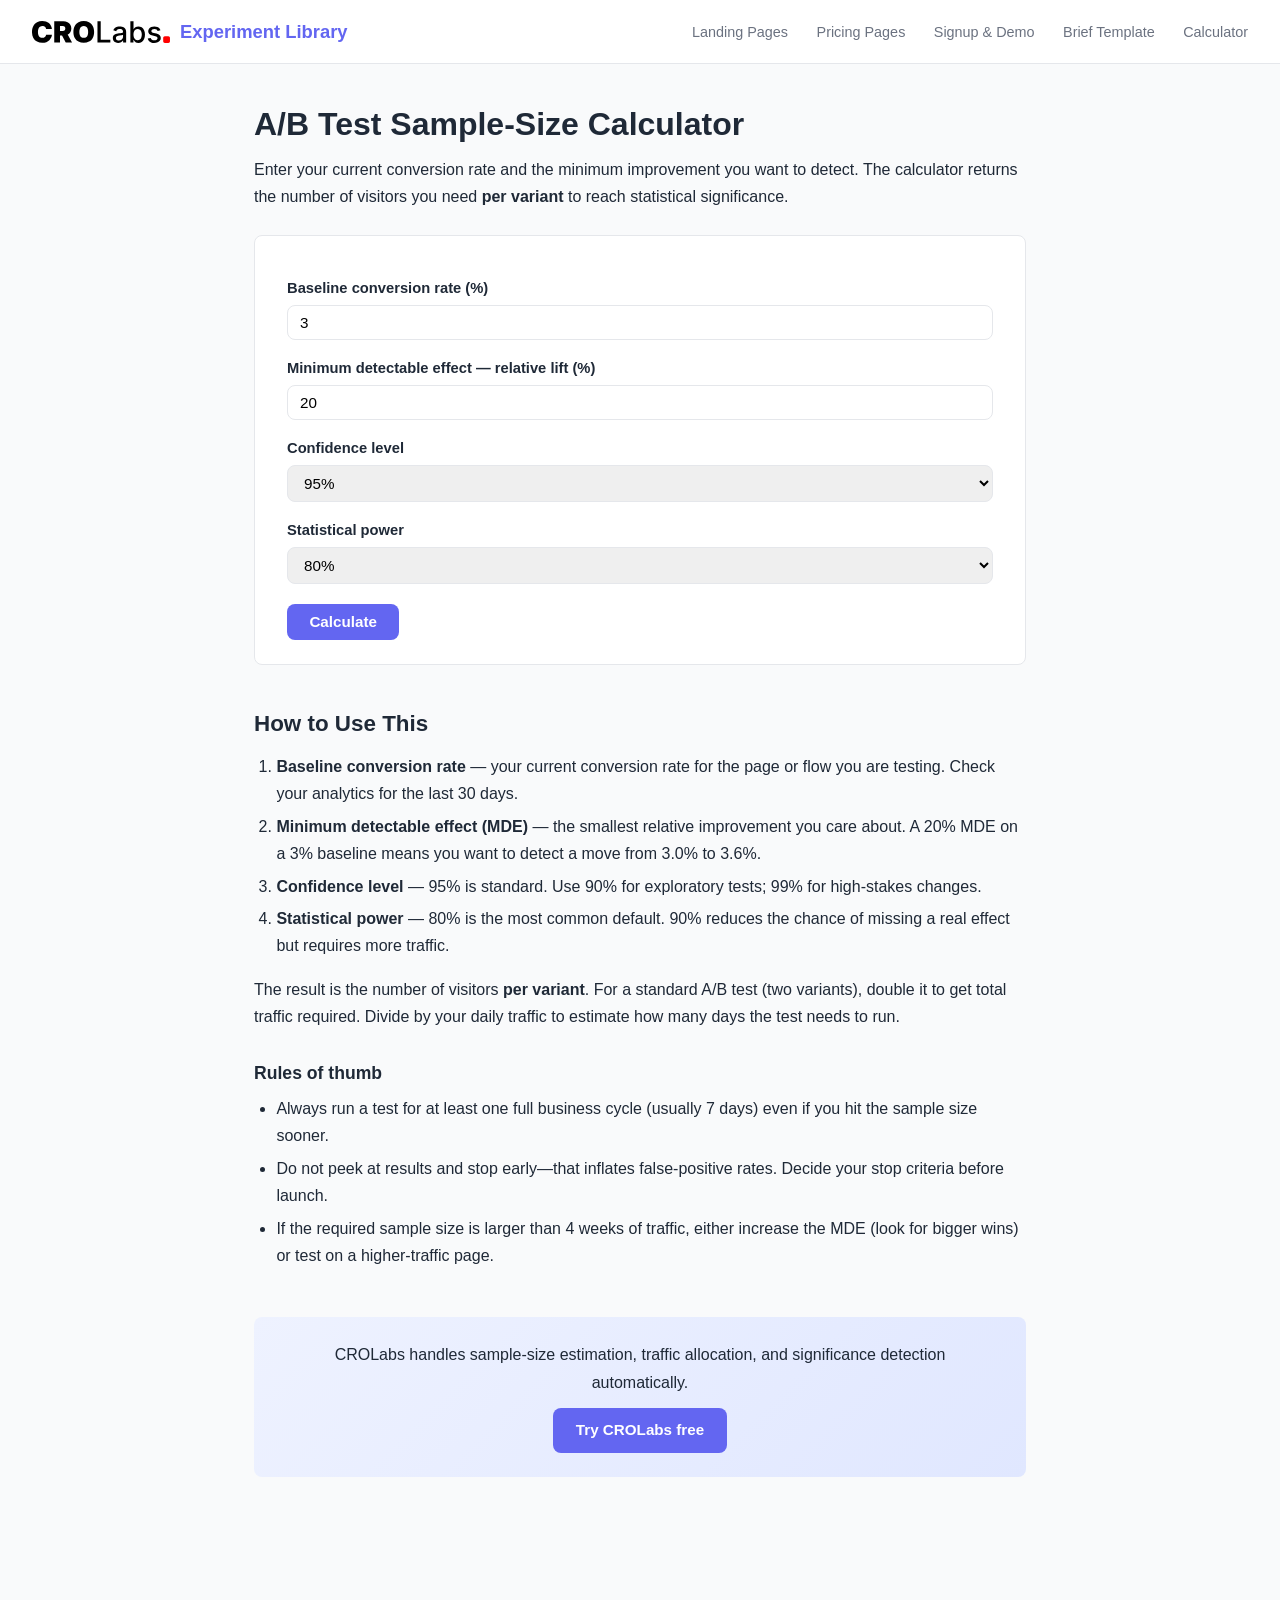
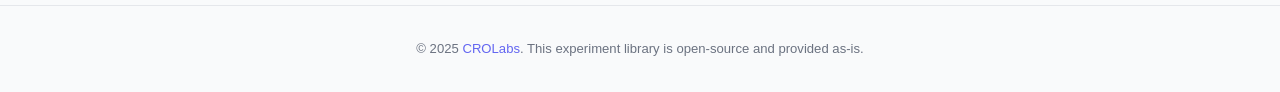
<file: sample-size-calculator.html>
<!DOCTYPE html>
<html lang="en">
<head>
  <meta charset="utf-8">
  <meta name="viewport" content="width=device-width, initial-scale=1">
  <title>A/B Test Sample-Size Calculator &mdash; Free Tool</title>
  <meta name="description" content="Estimate how many visitors you need per variant to reach statistical significance in your A/B test. Free, no signup required.">
  <link rel="canonical" href="https://2crolabs.github.io/crolabs-experiment-library/sample-size-calculator.html">
  <link rel="icon" type="image/png" sizes="32x32" href="images/favicons/favicon-32x32.png">
  <link rel="apple-touch-icon" sizes="180x180" href="images/favicons/apple-touch-icon.png">

  <link rel="stylesheet" href="style.css">
</head>
<body>

<header class="site-header">
  <a class="logo" href="./"><img src="images/logo.svg" alt="CROLabs"> Experiment Library</a>
  <nav>
    <a href="landing-page-tests.html">Landing Pages</a>
    <a href="pricing-page-tests.html">Pricing Pages</a>
    <a href="signup-tests.html">Signup &amp; Demo</a>
    <a href="ab-test-brief-template.html">Brief Template</a>
    <a href="sample-size-calculator.html">Calculator</a>
  </nav>
</header>

<main class="container">
  <h1>A/B Test Sample-Size Calculator</h1>
  <p>
    Enter your current conversion rate and the minimum improvement you want to
    detect. The calculator returns the number of visitors you need <strong>per
    variant</strong> to reach statistical significance.
  </p>

  <div class="calc-form">
    <label for="baseline">Baseline conversion rate (%)</label>
    <input type="number" id="baseline" value="3" min="0.01" max="100" step="0.1">

    <label for="mde">Minimum detectable effect &mdash; relative lift (%)</label>
    <input type="number" id="mde" value="20" min="1" max="500" step="1">

    <label for="confidence">Confidence level</label>
    <select id="confidence">
      <option value="1.645">90%</option>
      <option value="1.96" selected>95%</option>
      <option value="2.576">99%</option>
    </select>

    <label for="power">Statistical power</label>
    <select id="power">
      <option value="0.84" selected>80%</option>
      <option value="1.28">90%</option>
    </select>

    <button class="btn" type="button" onclick="calculate()" style="margin-top:1.25rem;">Calculate</button>

    <div class="calc-result" id="result"></div>
  </div>

  <h2>How to Use This</h2>
  <ol>
    <li><strong>Baseline conversion rate</strong> &mdash; your current conversion rate for the page or flow you are testing. Check your analytics for the last 30 days.</li>
    <li><strong>Minimum detectable effect (MDE)</strong> &mdash; the smallest relative improvement you care about. A 20% MDE on a 3% baseline means you want to detect a move from 3.0% to 3.6%.</li>
    <li><strong>Confidence level</strong> &mdash; 95% is standard. Use 90% for exploratory tests; 99% for high-stakes changes.</li>
    <li><strong>Statistical power</strong> &mdash; 80% is the most common default. 90% reduces the chance of missing a real effect but requires more traffic.</li>
  </ol>
  <p>
    The result is the number of visitors <strong>per variant</strong>. For a
    standard A/B test (two variants), double it to get total traffic required.
    Divide by your daily traffic to estimate how many days the test needs to run.
  </p>

  <h3>Rules of thumb</h3>
  <ul>
    <li>Always run a test for at least one full business cycle (usually 7 days) even if you hit the sample size sooner.</li>
    <li>Do not peek at results and stop early&mdash;that inflates false-positive rates. Decide your stop criteria before launch.</li>
    <li>If the required sample size is larger than 4 weeks of traffic, either increase the MDE (look for bigger wins) or test on a higher-traffic page.</li>
  </ul>

  <div class="cta-banner">
    <p>CROLabs handles sample-size estimation, traffic allocation, and significance detection automatically.</p>
    <a class="btn" href="https://crolabs.com">Try CROLabs free</a>
  </div>
</main>

<footer class="site-footer">
  &copy; 2025 <a href="https://crolabs.com">CROLabs</a>. This experiment library
  is open-source and provided as-is.
</footer>

<script>
function calculate() {
  var p = parseFloat(document.getElementById('baseline').value) / 100;
  var mde = parseFloat(document.getElementById('mde').value) / 100;
  var zAlpha = parseFloat(document.getElementById('confidence').value);
  var zBeta = parseFloat(document.getElementById('power').value);

  if (isNaN(p) || isNaN(mde) || p <= 0 || p >= 1 || mde <= 0) {
    document.getElementById('result').style.display = 'block';
    document.getElementById('result').textContent = 'Please enter valid numbers.';
    return;
  }

  var p2 = p * (1 + mde);
  if (p2 >= 1) {
    document.getElementById('result').style.display = 'block';
    document.getElementById('result').textContent = 'The lifted conversion rate exceeds 100%. Lower your MDE or baseline.';
    return;
  }

  // Standard two-proportion z-test sample size formula
  var pBar = (p + p2) / 2;
  var numerator = Math.pow(zAlpha * Math.sqrt(2 * pBar * (1 - pBar)) + zBeta * Math.sqrt(p * (1 - p) + p2 * (1 - p2)), 2);
  var denominator = Math.pow(p2 - p, 2);
  var n = Math.ceil(numerator / denominator);

  var totalTwo = (n * 2).toLocaleString();
  var nFormatted = n.toLocaleString();

  var el = document.getElementById('result');
  el.style.display = 'block';
  el.innerHTML =
    '<strong>' + nFormatted + ' visitors per variant</strong><br>' +
    '<span style="font-weight:normal;font-size:0.9rem;">' +
    'For a two-variant test, you need <strong>' + totalTwo + '</strong> total visitors. ' +
    'Baseline: ' + (p * 100).toFixed(2) + '% &rarr; Target: ' + (p2 * 100).toFixed(2) + '%' +
    '</span>';
}
</script>

</body>
</html>
</file>
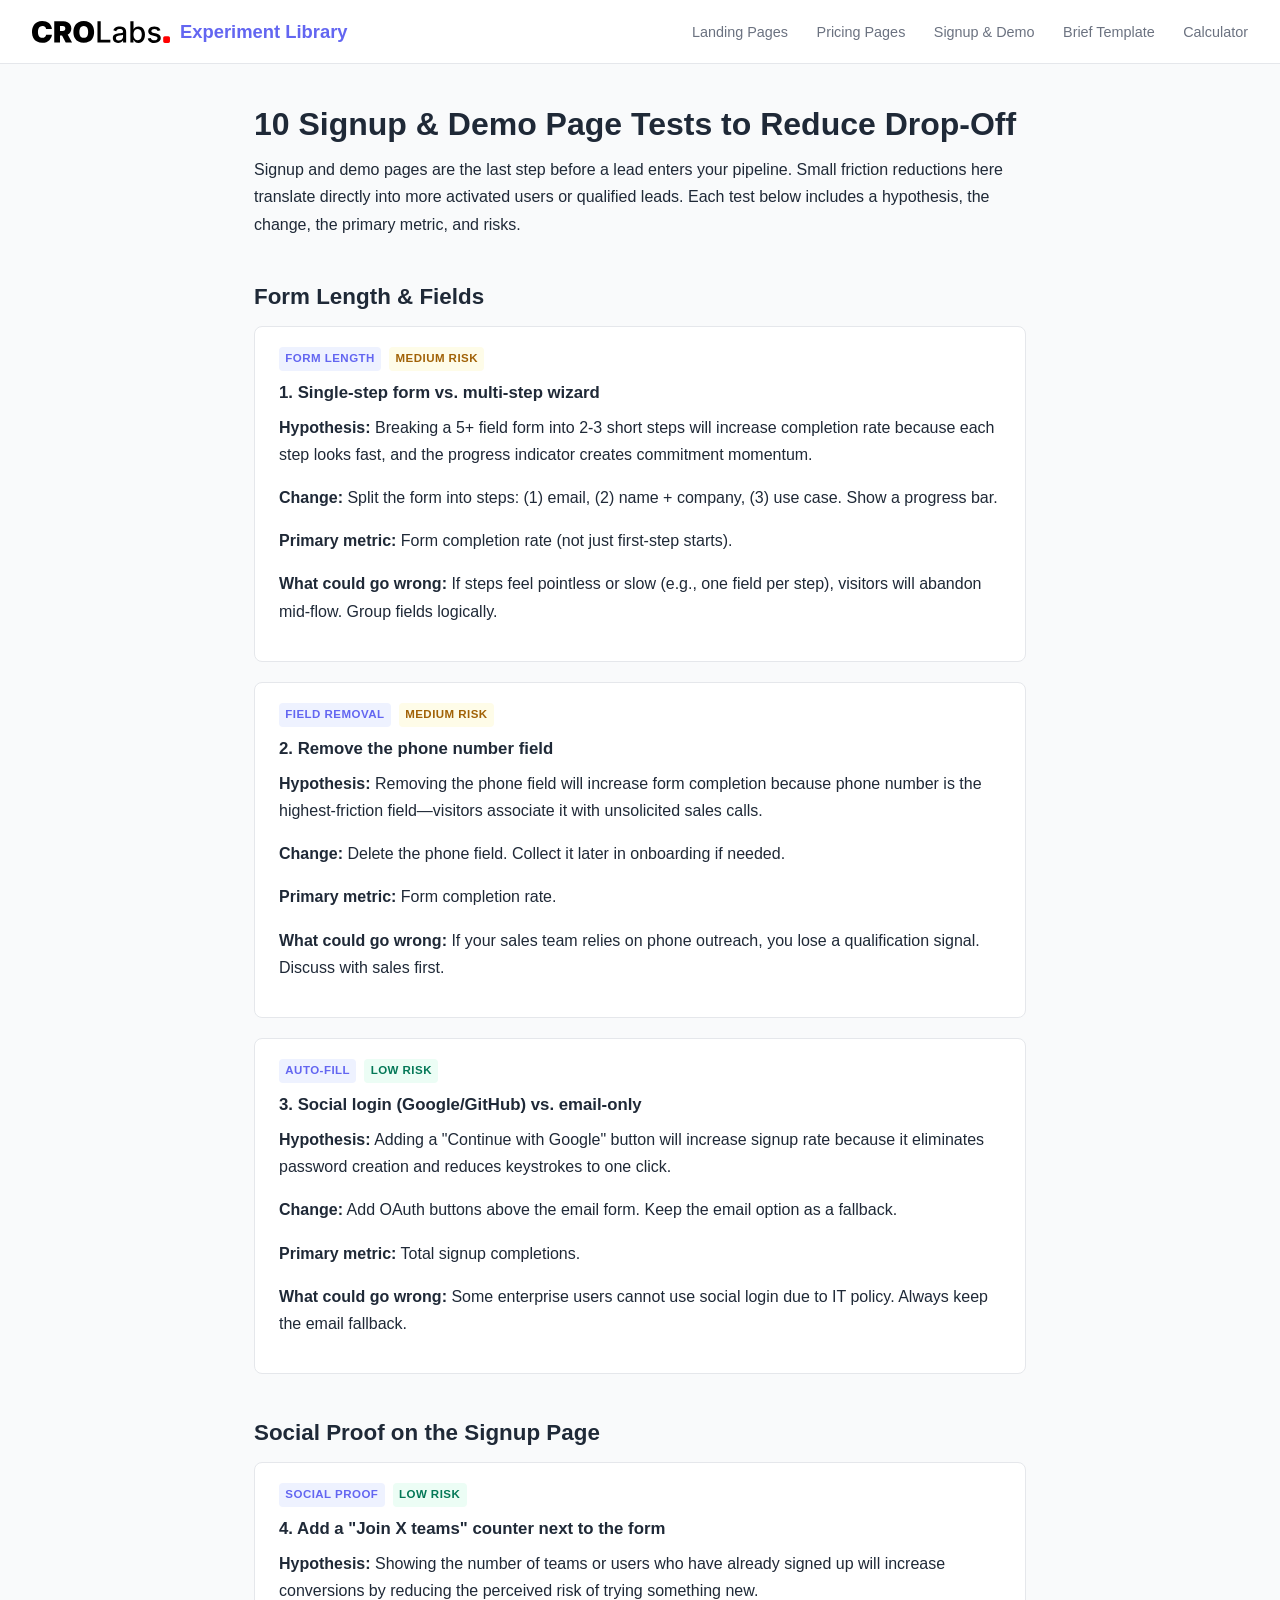
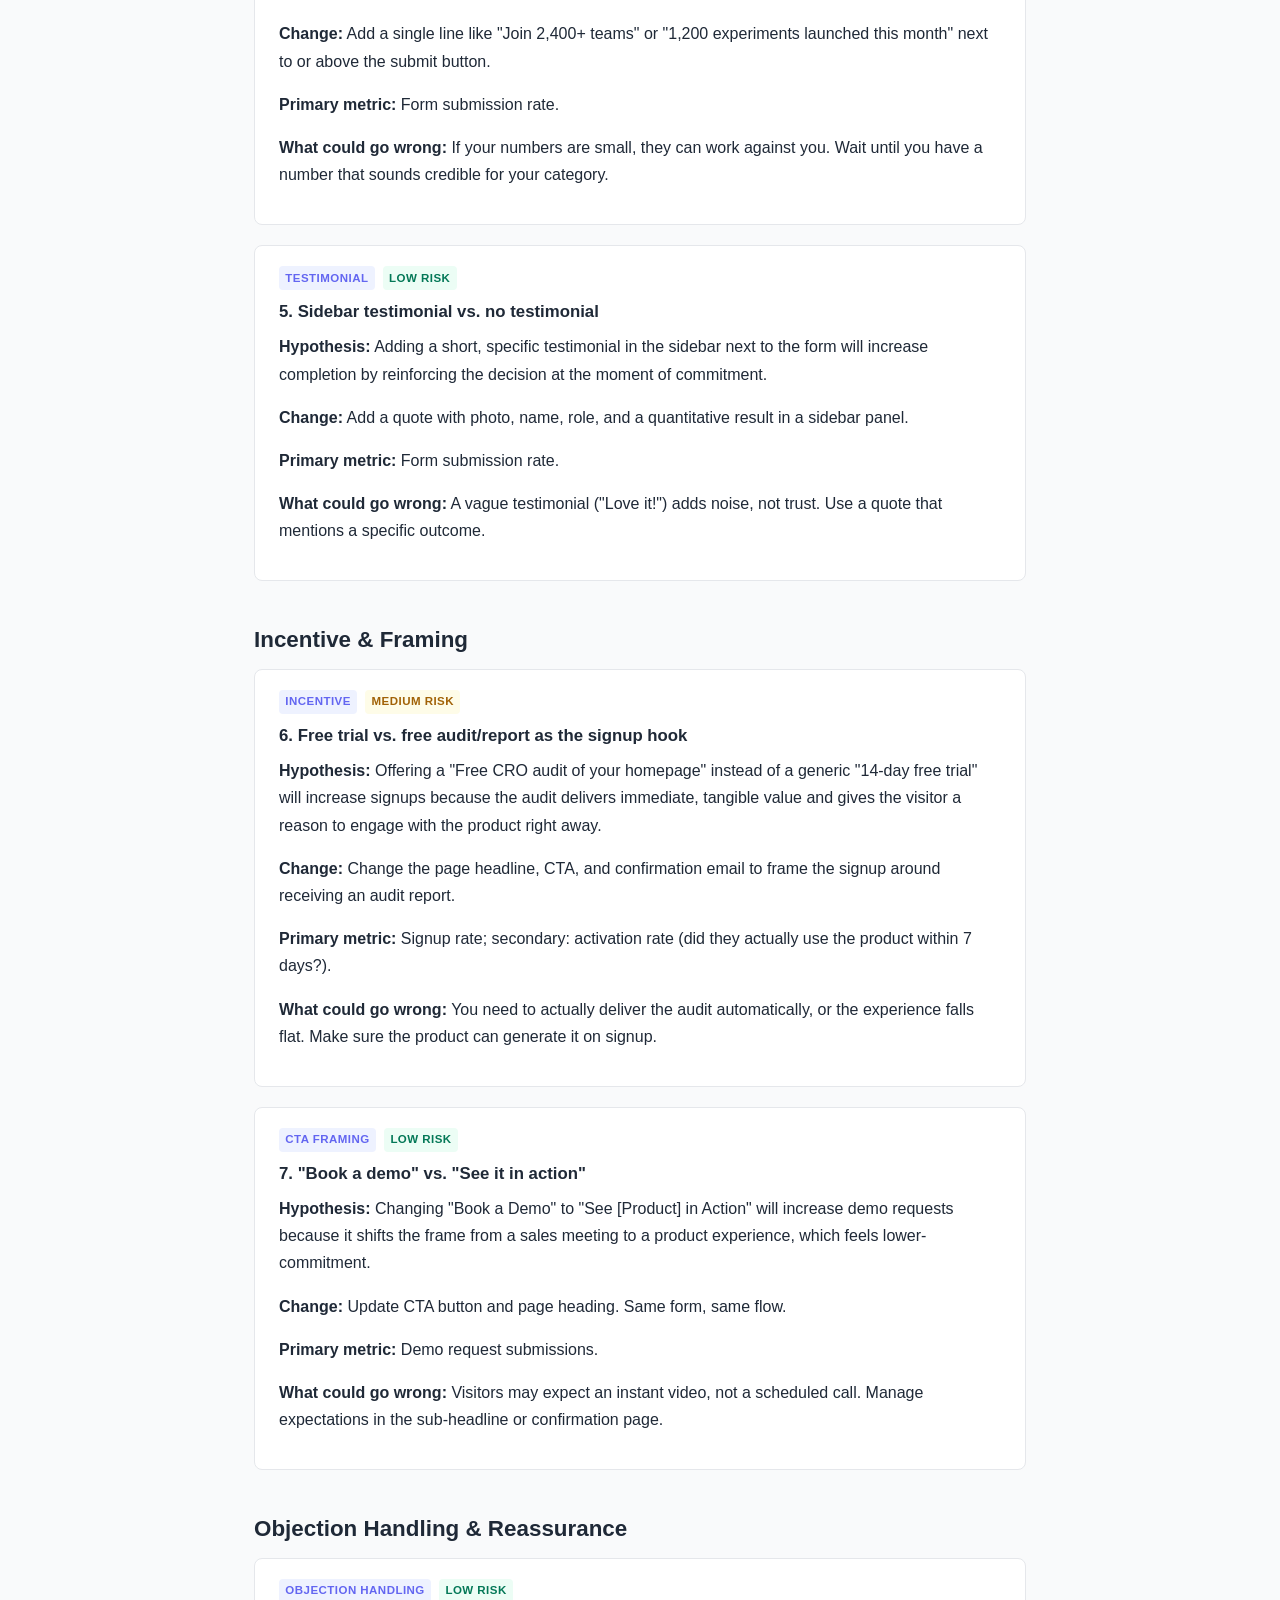
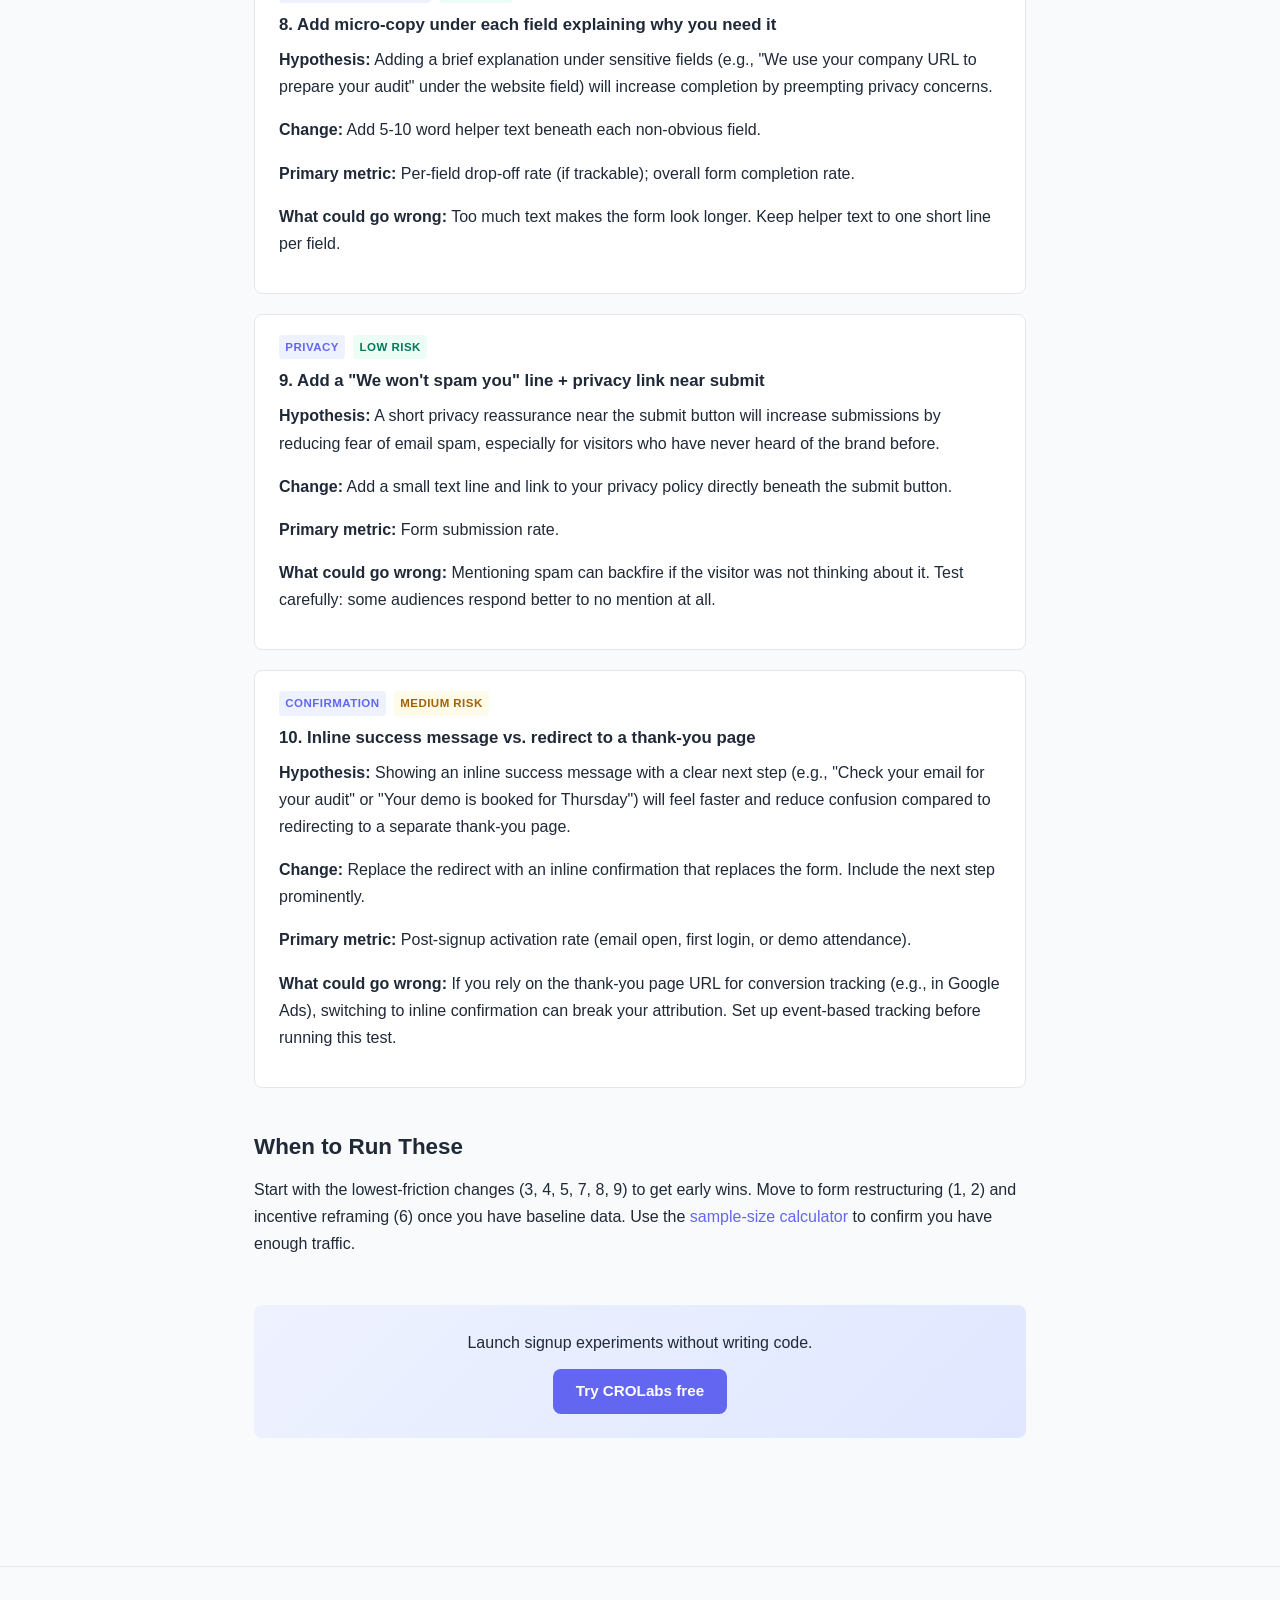
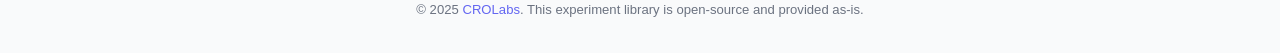
<file: signup-tests.html>
<!DOCTYPE html>
<html lang="en">
<head>
  <meta charset="utf-8">
  <meta name="viewport" content="width=device-width, initial-scale=1">
  <title>10 Signup &amp; Demo Page CRO Experiments</title>
  <meta name="description" content="A/B test ideas for signup and demo request pages: form length, social proof, incentive framing, CTA wording, and objection handling.">
  <link rel="canonical" href="https://2crolabs.github.io/crolabs-experiment-library/signup-tests.html">
  <link rel="icon" type="image/png" sizes="32x32" href="images/favicons/favicon-32x32.png">
  <link rel="apple-touch-icon" sizes="180x180" href="images/favicons/apple-touch-icon.png">

  <link rel="stylesheet" href="style.css">
</head>
<body>

<header class="site-header">
  <a class="logo" href="./"><img src="images/logo.svg" alt="CROLabs"> Experiment Library</a>
  <nav>
    <a href="landing-page-tests.html">Landing Pages</a>
    <a href="pricing-page-tests.html">Pricing Pages</a>
    <a href="signup-tests.html">Signup &amp; Demo</a>
    <a href="ab-test-brief-template.html">Brief Template</a>
    <a href="sample-size-calculator.html">Calculator</a>
  </nav>
</header>

<main class="container">
  <h1>10 Signup &amp; Demo Page Tests to Reduce Drop-Off</h1>
  <p>
    Signup and demo pages are the last step before a lead enters your pipeline.
    Small friction reductions here translate directly into more activated users
    or qualified leads. Each test below includes a hypothesis, the change, the
    primary metric, and risks.
  </p>

  <h2>Form Length &amp; Fields</h2>

  <div class="experiment">
    <div class="tags"><span class="tag">Form length</span><span class="tag tag--risk-med">Medium risk</span></div>
    <h3>1. Single-step form vs. multi-step wizard</h3>
    <p><strong>Hypothesis:</strong> Breaking a 5+ field form into 2-3 short steps will increase completion rate because each step looks fast, and the progress indicator creates commitment momentum.</p>
    <p><strong>Change:</strong> Split the form into steps: (1) email, (2) name + company, (3) use case. Show a progress bar.</p>
    <p><strong>Primary metric:</strong> Form completion rate (not just first-step starts).</p>
    <p><strong>What could go wrong:</strong> If steps feel pointless or slow (e.g., one field per step), visitors will abandon mid-flow. Group fields logically.</p>
  </div>

  <div class="experiment">
    <div class="tags"><span class="tag">Field removal</span><span class="tag tag--risk-med">Medium risk</span></div>
    <h3>2. Remove the phone number field</h3>
    <p><strong>Hypothesis:</strong> Removing the phone field will increase form completion because phone number is the highest-friction field&mdash;visitors associate it with unsolicited sales calls.</p>
    <p><strong>Change:</strong> Delete the phone field. Collect it later in onboarding if needed.</p>
    <p><strong>Primary metric:</strong> Form completion rate.</p>
    <p><strong>What could go wrong:</strong> If your sales team relies on phone outreach, you lose a qualification signal. Discuss with sales first.</p>
  </div>

  <div class="experiment">
    <div class="tags"><span class="tag">Auto-fill</span><span class="tag tag--risk-low">Low risk</span></div>
    <h3>3. Social login (Google/GitHub) vs. email-only</h3>
    <p><strong>Hypothesis:</strong> Adding a "Continue with Google" button will increase signup rate because it eliminates password creation and reduces keystrokes to one click.</p>
    <p><strong>Change:</strong> Add OAuth buttons above the email form. Keep the email option as a fallback.</p>
    <p><strong>Primary metric:</strong> Total signup completions.</p>
    <p><strong>What could go wrong:</strong> Some enterprise users cannot use social login due to IT policy. Always keep the email fallback.</p>
  </div>

  <h2>Social Proof on the Signup Page</h2>

  <div class="experiment">
    <div class="tags"><span class="tag">Social proof</span><span class="tag tag--risk-low">Low risk</span></div>
    <h3>4. Add a "Join X teams" counter next to the form</h3>
    <p><strong>Hypothesis:</strong> Showing the number of teams or users who have already signed up will increase conversions by reducing the perceived risk of trying something new.</p>
    <p><strong>Change:</strong> Add a single line like "Join 2,400+ teams" or "1,200 experiments launched this month" next to or above the submit button.</p>
    <p><strong>Primary metric:</strong> Form submission rate.</p>
    <p><strong>What could go wrong:</strong> If your numbers are small, they can work against you. Wait until you have a number that sounds credible for your category.</p>
  </div>

  <div class="experiment">
    <div class="tags"><span class="tag">Testimonial</span><span class="tag tag--risk-low">Low risk</span></div>
    <h3>5. Sidebar testimonial vs. no testimonial</h3>
    <p><strong>Hypothesis:</strong> Adding a short, specific testimonial in the sidebar next to the form will increase completion by reinforcing the decision at the moment of commitment.</p>
    <p><strong>Change:</strong> Add a quote with photo, name, role, and a quantitative result in a sidebar panel.</p>
    <p><strong>Primary metric:</strong> Form submission rate.</p>
    <p><strong>What could go wrong:</strong> A vague testimonial ("Love it!") adds noise, not trust. Use a quote that mentions a specific outcome.</p>
  </div>

  <h2>Incentive &amp; Framing</h2>

  <div class="experiment">
    <div class="tags"><span class="tag">Incentive</span><span class="tag tag--risk-med">Medium risk</span></div>
    <h3>6. Free trial vs. free audit/report as the signup hook</h3>
    <p><strong>Hypothesis:</strong> Offering a "Free CRO audit of your homepage" instead of a generic "14-day free trial" will increase signups because the audit delivers immediate, tangible value and gives the visitor a reason to engage with the product right away.</p>
    <p><strong>Change:</strong> Change the page headline, CTA, and confirmation email to frame the signup around receiving an audit report.</p>
    <p><strong>Primary metric:</strong> Signup rate; secondary: activation rate (did they actually use the product within 7 days?).</p>
    <p><strong>What could go wrong:</strong> You need to actually deliver the audit automatically, or the experience falls flat. Make sure the product can generate it on signup.</p>
  </div>

  <div class="experiment">
    <div class="tags"><span class="tag">CTA framing</span><span class="tag tag--risk-low">Low risk</span></div>
    <h3>7. "Book a demo" vs. "See it in action"</h3>
    <p><strong>Hypothesis:</strong> Changing "Book a Demo" to "See [Product] in Action" will increase demo requests because it shifts the frame from a sales meeting to a product experience, which feels lower-commitment.</p>
    <p><strong>Change:</strong> Update CTA button and page heading. Same form, same flow.</p>
    <p><strong>Primary metric:</strong> Demo request submissions.</p>
    <p><strong>What could go wrong:</strong> Visitors may expect an instant video, not a scheduled call. Manage expectations in the sub-headline or confirmation page.</p>
  </div>

  <h2>Objection Handling &amp; Reassurance</h2>

  <div class="experiment">
    <div class="tags"><span class="tag">Objection handling</span><span class="tag tag--risk-low">Low risk</span></div>
    <h3>8. Add micro-copy under each field explaining why you need it</h3>
    <p><strong>Hypothesis:</strong> Adding a brief explanation under sensitive fields (e.g., "We use your company URL to prepare your audit" under the website field) will increase completion by preempting privacy concerns.</p>
    <p><strong>Change:</strong> Add 5-10 word helper text beneath each non-obvious field.</p>
    <p><strong>Primary metric:</strong> Per-field drop-off rate (if trackable); overall form completion rate.</p>
    <p><strong>What could go wrong:</strong> Too much text makes the form look longer. Keep helper text to one short line per field.</p>
  </div>

  <div class="experiment">
    <div class="tags"><span class="tag">Privacy</span><span class="tag tag--risk-low">Low risk</span></div>
    <h3>9. Add a "We won't spam you" line + privacy link near submit</h3>
    <p><strong>Hypothesis:</strong> A short privacy reassurance near the submit button will increase submissions by reducing fear of email spam, especially for visitors who have never heard of the brand before.</p>
    <p><strong>Change:</strong> Add a small text line and link to your privacy policy directly beneath the submit button.</p>
    <p><strong>Primary metric:</strong> Form submission rate.</p>
    <p><strong>What could go wrong:</strong> Mentioning spam can backfire if the visitor was not thinking about it. Test carefully: some audiences respond better to no mention at all.</p>
  </div>

  <div class="experiment">
    <div class="tags"><span class="tag">Confirmation</span><span class="tag tag--risk-med">Medium risk</span></div>
    <h3>10. Inline success message vs. redirect to a thank-you page</h3>
    <p><strong>Hypothesis:</strong> Showing an inline success message with a clear next step (e.g., "Check your email for your audit" or "Your demo is booked for Thursday") will feel faster and reduce confusion compared to redirecting to a separate thank-you page.</p>
    <p><strong>Change:</strong> Replace the redirect with an inline confirmation that replaces the form. Include the next step prominently.</p>
    <p><strong>Primary metric:</strong> Post-signup activation rate (email open, first login, or demo attendance).</p>
    <p><strong>What could go wrong:</strong> If you rely on the thank-you page URL for conversion tracking (e.g., in Google Ads), switching to inline confirmation can break your attribution. Set up event-based tracking before running this test.</p>
  </div>

  <h2>When to Run These</h2>
  <p>
    Start with the lowest-friction changes (3, 4, 5, 7, 8, 9) to get early wins.
    Move to form restructuring (1, 2) and incentive reframing (6) once you have
    baseline data. Use the <a href="sample-size-calculator.html">sample-size
    calculator</a> to confirm you have enough traffic.
  </p>

  <div class="cta-banner">
    <p>Launch signup experiments without writing code.</p>
    <a class="btn" href="https://crolabs.com">Try CROLabs free</a>
  </div>
</main>

<footer class="site-footer">
  &copy; 2025 <a href="https://crolabs.com">CROLabs</a>. This experiment library
  is open-source and provided as-is.
</footer>

</body>
</html>
</file>
<file: style.css>
:root {
  --brand: #6366F1;
  --brand-dark: #0F172A;
  --bg: #F9FAFB;
  --surface: #ffffff;
  --text: #1F2937;
  --text-muted: #6B7280;
  --border: #E5E7EB;
  --radius: 8px;
}

*,
*::before,
*::after {
  box-sizing: border-box;
  margin: 0;
  padding: 0;
}

html {
  font-size: 16px;
  scroll-behavior: smooth;
}

body {
  font-family: Inter, -apple-system, BlinkMacSystemFont, "Segoe UI", Roboto, Helvetica, Arial, sans-serif;
  color: var(--text);
  background: var(--bg);
  line-height: 1.7;
}

a {
  color: var(--brand);
  text-decoration: none;
}

a:hover {
  text-decoration: underline;
}

/* Layout */

.site-header {
  background: var(--surface);
  border-bottom: 1px solid var(--border);
  padding: 1rem 2rem;
  display: flex;
  align-items: center;
  justify-content: space-between;
  position: sticky;
  top: 0;
  z-index: 10;
}

.site-header .logo {
  font-weight: 700;
  font-size: 1.15rem;
  color: var(--brand);
  display: flex;
  align-items: center;
  gap: 10px;
}

.site-header .logo img {
  height: 22px;
  width: auto;
}

.site-header nav a {
  margin-left: 1.5rem;
  color: var(--text-muted);
  font-size: 0.9rem;
}

.site-header nav a:hover {
  color: var(--brand);
  text-decoration: none;
}

.container {
  max-width: 820px;
  margin: 0 auto;
  padding: 2.5rem 1.5rem 4rem;
}

/* Typography */

h1 {
  font-size: 2rem;
  line-height: 1.25;
  margin-bottom: 0.75rem;
}

h2 {
  font-size: 1.4rem;
  margin-top: 2.5rem;
  margin-bottom: 0.6rem;
}

h3 {
  font-size: 1.1rem;
  margin-top: 1.8rem;
  margin-bottom: 0.4rem;
}

p,
ul,
ol {
  margin-bottom: 1rem;
}

ul,
ol {
  padding-left: 1.4rem;
}

li + li {
  margin-top: 0.35rem;
}

/* Cards */

.card-grid {
  display: grid;
  grid-template-columns: repeat(auto-fill, minmax(260px, 1fr));
  gap: 1.25rem;
  margin-top: 1.5rem;
}

.card {
  background: var(--surface);
  border: 1px solid var(--border);
  border-radius: var(--radius);
  padding: 1.25rem;
}

.card h3 {
  margin-top: 0;
}

.card .meta {
  font-size: 0.82rem;
  color: var(--text-muted);
  margin-bottom: 0.5rem;
}

/* Experiment entries */

.experiment {
  background: var(--surface);
  border: 1px solid var(--border);
  border-radius: var(--radius);
  padding: 1.25rem 1.5rem;
  margin-bottom: 1.25rem;
}

.experiment h3 {
  margin-top: 0;
  font-size: 1.05rem;
}

.experiment .tags {
  display: flex;
  gap: 0.5rem;
  flex-wrap: wrap;
  margin-bottom: 0.5rem;
}

.tag {
  display: inline-block;
  font-size: 0.72rem;
  font-weight: 600;
  text-transform: uppercase;
  letter-spacing: 0.04em;
  padding: 0.2em 0.55em;
  border-radius: 4px;
  background: #eef2ff;
  color: var(--brand);
}

.tag--risk-low   { background: #ecfdf5; color: #047857; }
.tag--risk-med   { background: #fefce8; color: #a16207; }
.tag--risk-high  { background: #fef2f2; color: #b91c1c; }

/* CTA banner */

.cta-banner {
  margin-top: 3rem;
  padding: 1.5rem 2rem;
  background: linear-gradient(135deg, #eef2ff 0%, #e0e7ff 100%);
  border-radius: var(--radius);
  text-align: center;
}

.cta-banner p {
  margin-bottom: 0.75rem;
}

.btn {
  display: inline-block;
  background: var(--brand);
  color: #fff;
  padding: 0.6rem 1.4rem;
  border-radius: var(--radius);
  font-weight: 600;
  font-size: 0.95rem;
  border: none;
  cursor: pointer;
}

.btn:hover {
  background: var(--brand-dark);
  text-decoration: none;
}

/* Footer */

.site-footer {
  text-align: center;
  padding: 2rem 1rem;
  font-size: 0.82rem;
  color: var(--text-muted);
  border-top: 1px solid var(--border);
  margin-top: 4rem;
}

/* Calculator page */

.calc-form {
  background: var(--surface);
  border: 1px solid var(--border);
  border-radius: var(--radius);
  padding: 1.5rem 2rem;
  margin-top: 1.5rem;
}

.calc-form label {
  display: block;
  font-weight: 600;
  margin-top: 1rem;
  margin-bottom: 0.25rem;
  font-size: 0.92rem;
}

.calc-form input,
.calc-form select {
  width: 100%;
  padding: 0.5rem 0.75rem;
  border: 1px solid var(--border);
  border-radius: var(--radius);
  font-size: 0.95rem;
}

.calc-result {
  margin-top: 1.25rem;
  padding: 1rem 1.25rem;
  background: #ecfdf5;
  border-radius: var(--radius);
  font-weight: 600;
  display: none;
}

/* Brief template */

.brief-field {
  margin-bottom: 1.25rem;
}

.brief-field label {
  display: block;
  font-weight: 600;
  margin-bottom: 0.25rem;
}

.brief-field textarea,
.brief-field input,
.brief-field select {
  width: 100%;
  padding: 0.5rem 0.75rem;
  border: 1px solid var(--border);
  border-radius: var(--radius);
  font-size: 0.95rem;
  font-family: inherit;
}

.brief-field textarea {
  min-height: 80px;
  resize: vertical;
}

/* Responsive */

@media (max-width: 600px) {
  .site-header {
    flex-direction: column;
    gap: 0.5rem;
  }

  .site-header nav a {
    margin-left: 0;
    margin-right: 1rem;
  }

  h1 {
    font-size: 1.6rem;
  }

  .container {
    padding: 1.5rem 1rem 3rem;
  }
}
</file>
